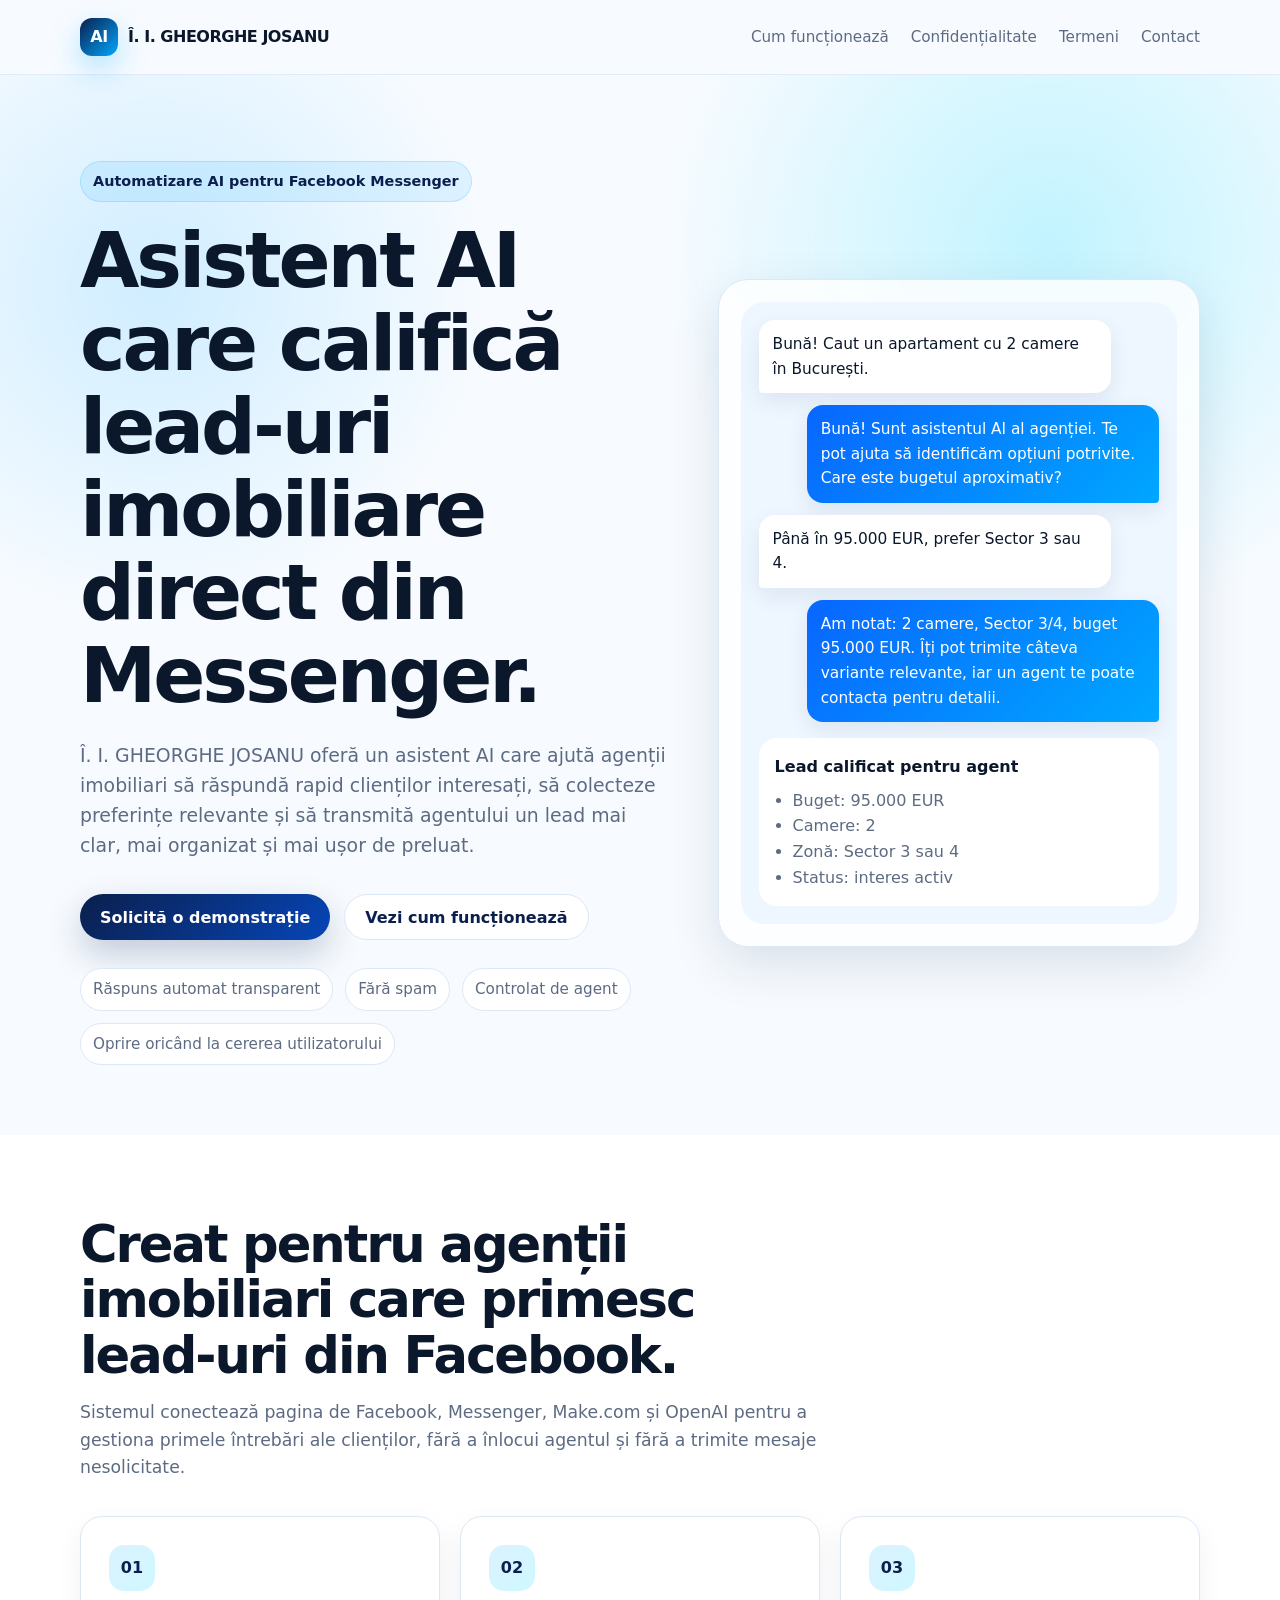
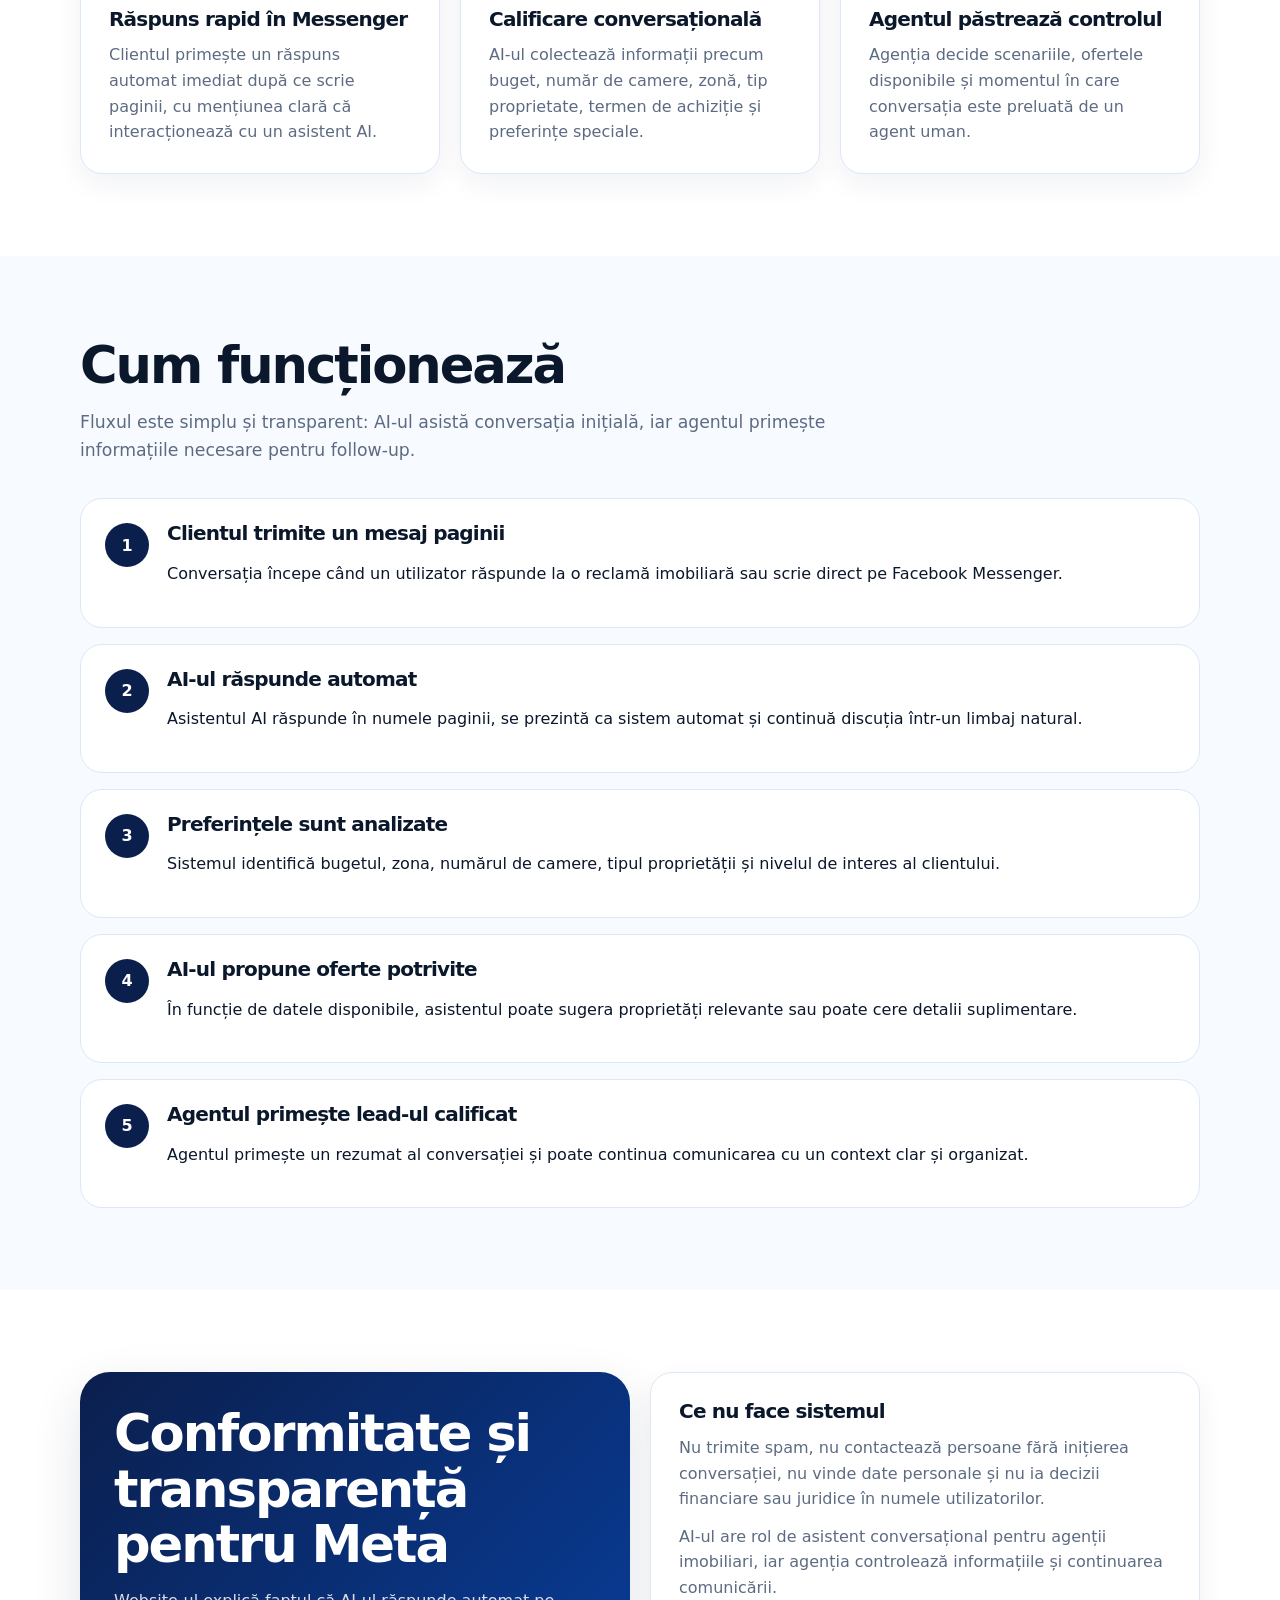
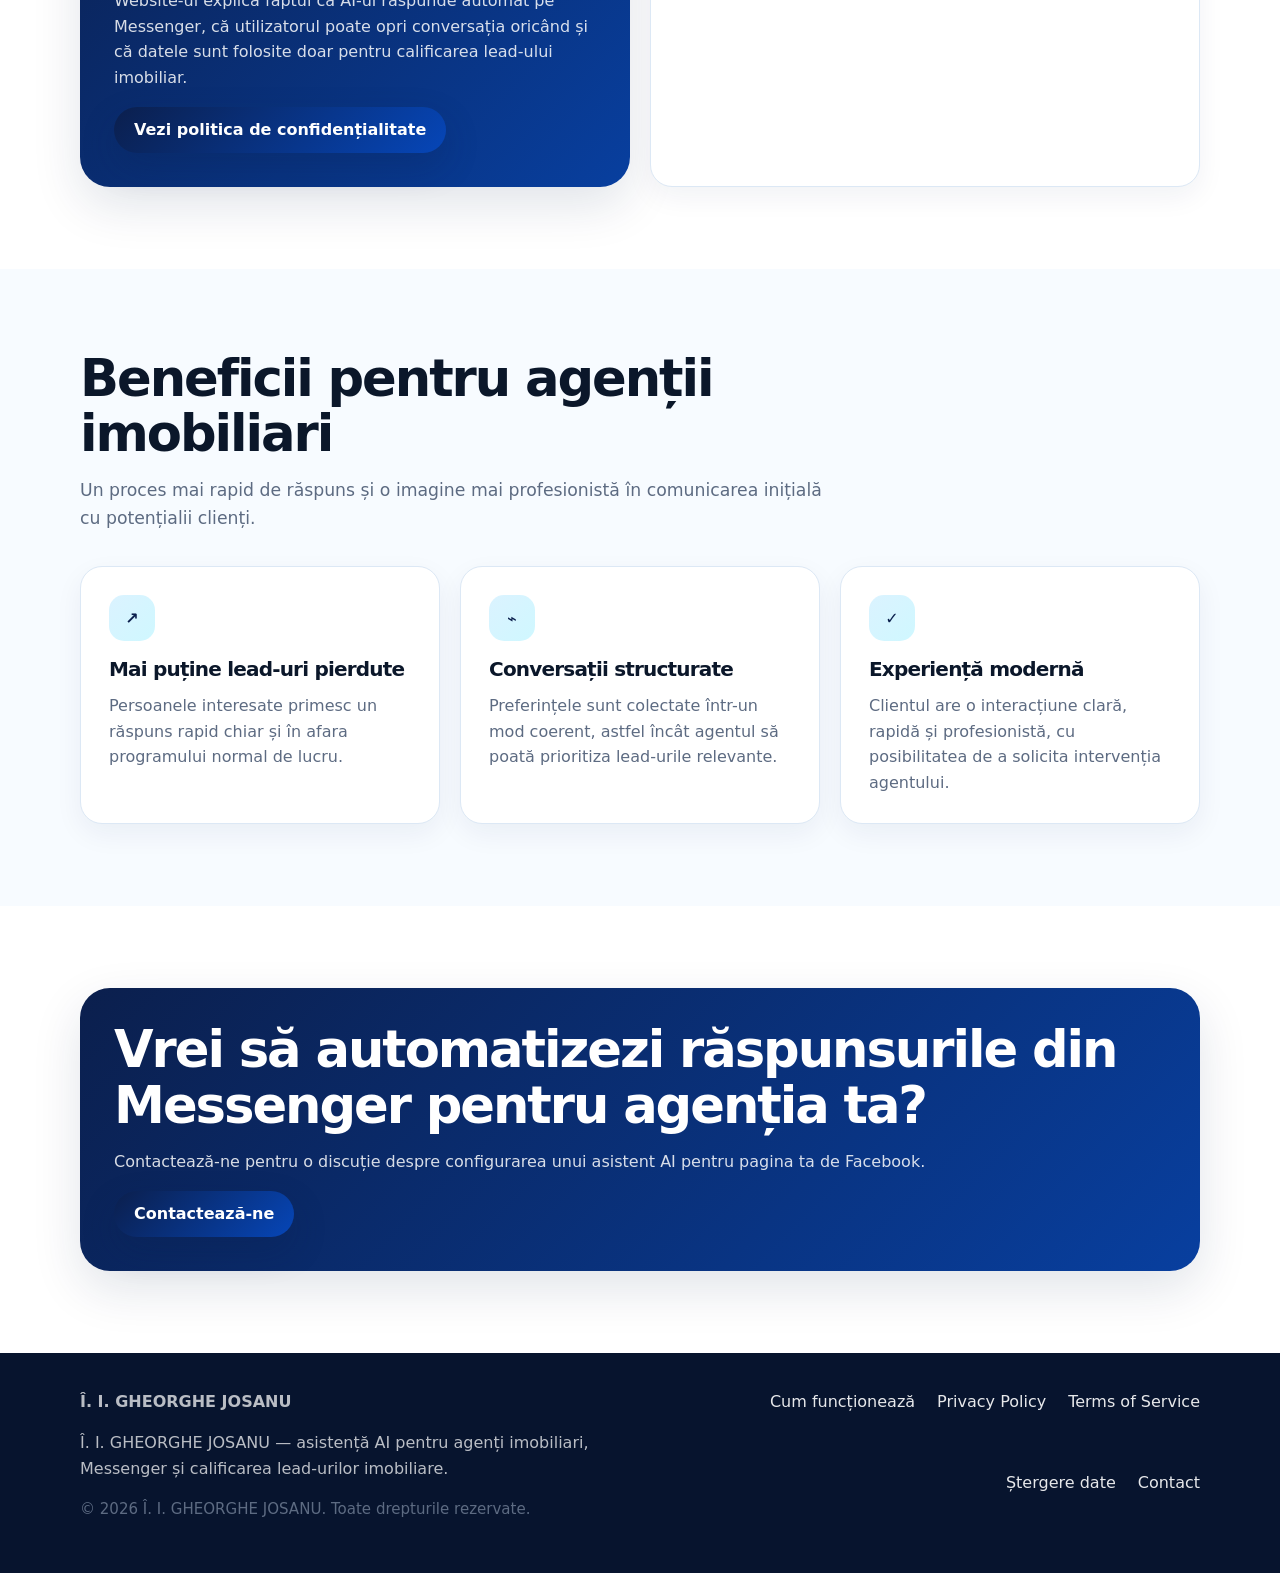
<file: index.html>
<!doctype html>
<html lang="ro">
<head>
  <meta charset="utf-8">
  <meta name="viewport" content="width=device-width, initial-scale=1">
  <meta name="facebook-domain-verification" content="a3mso8wbus963dfagtq3f18q6d07sb">
  <title>Î. I. GHEORGHE JOSANU | Asistent AI pentru Messenger</title>
  <meta name="description" content="Î. I. GHEORGHE JOSANU — platformă AI pentru agenți imobiliari: răspuns automat pe Facebook Messenger, calificare lead-uri, colectare preferințe și recomandări relevante.">
  <meta name="robots" content="index, follow">
  <meta property="og:title" content="Î. I. GHEORGHE JOSANU">
  <meta property="og:description" content="Î. I. GHEORGHE JOSANU — asistent AI pentru agenți imobiliari care răspunde automat pe Messenger și califică lead-uri în mod transparent.">
  <meta property="og:type" content="website">
  <link rel="canonical" href="https://exemplu.ro/">
  <link rel="stylesheet" href="style.css">
</head>
<body>
  <header class="topbar">
    <div class="container nav">
      <a class="brand" href="index.html" aria-label="Î. I. GHEORGHE JOSANU">
        <span class="brand-mark">AI</span>
        <span>Î. I. GHEORGHE JOSANU</span>
      </a>
      <nav class="nav-links" aria-label="Navigare principală">
        <a href="how-it-works.html">Cum funcționează</a>
        <a href="privacy-policy.html">Confidențialitate</a>
        <a href="terms.html">Termeni</a>
        <a href="contact.html">Contact</a>
      </nav>
    </div>
  </header>

  <main>
    <section class="hero">
      <div class="container hero-grid">
        <div>
          <span class="eyebrow">Automatizare AI pentru Facebook Messenger</span>
          <h1>Asistent AI care califică lead-uri imobiliare direct din Messenger.</h1>
          <p class="lead">Î. I. GHEORGHE JOSANU oferă un asistent AI care ajută agenții imobiliari să răspundă rapid clienților interesați, să colecteze preferințe relevante și să transmită agentului un lead mai clar, mai organizat și mai ușor de preluat.</p>
          <div class="hero-actions">
            <a class="button" href="contact.html">Solicită o demonstrație</a>
            <a class="button secondary" href="how-it-works.html">Vezi cum funcționează</a>
          </div>
          <div class="trust-row" aria-label="Principii de utilizare">
            <span>Răspuns automat transparent</span>
            <span>Fără spam</span>
            <span>Controlat de agent</span>
            <span>Oprire oricând la cererea utilizatorului</span>
          </div>
        </div>

        <aside class="messenger-card" aria-label="Exemplu conversație Messenger">
          <div class="chat-window">
            <div class="bubble">Bună! Caut un apartament cu 2 camere în București.</div>
            <div class="bubble ai">Bună! Sunt asistentul AI al agenției. Te pot ajuta să identificăm opțiuni potrivite. Care este bugetul aproximativ?</div>
            <div class="bubble">Până în 95.000 EUR, prefer Sector 3 sau 4.</div>
            <div class="bubble ai">Am notat: 2 camere, Sector 3/4, buget 95.000 EUR. Îți pot trimite câteva variante relevante, iar un agent te poate contacta pentru detalii.</div>
            <div class="mini-panel">
              <strong>Lead calificat pentru agent</strong>
              <ul>
                <li>Buget: 95.000 EUR</li>
                <li>Camere: 2</li>
                <li>Zonă: Sector 3 sau 4</li>
                <li>Status: interes activ</li>
              </ul>
            </div>
          </div>
        </aside>
      </div>
    </section>

    <section class="section white">
      <div class="container">
        <div class="section-header">
          <h2>Creat pentru agenții imobiliari care primesc lead-uri din Facebook.</h2>
          <p>Sistemul conectează pagina de Facebook, Messenger, Make.com și OpenAI pentru a gestiona primele întrebări ale clienților, fără a înlocui agentul și fără a trimite mesaje nesolicitate.</p>
        </div>
        <div class="grid-3">
          <article class="card">
            <div class="icon">01</div>
            <h3>Răspuns rapid în Messenger</h3>
            <p>Clientul primește un răspuns automat imediat după ce scrie paginii, cu mențiunea clară că interacționează cu un asistent AI.</p>
          </article>
          <article class="card">
            <div class="icon">02</div>
            <h3>Calificare conversațională</h3>
            <p>AI-ul colectează informații precum buget, număr de camere, zonă, tip proprietate, termen de achiziție și preferințe speciale.</p>
          </article>
          <article class="card">
            <div class="icon">03</div>
            <h3>Agentul păstrează controlul</h3>
            <p>Agenția decide scenariile, ofertele disponibile și momentul în care conversația este preluată de un agent uman.</p>
          </article>
        </div>
      </div>
    </section>

    <section class="section">
      <div class="container">
        <div class="section-header">
          <h2>Cum funcționează</h2>
          <p>Fluxul este simplu și transparent: AI-ul asistă conversația inițială, iar agentul primește informațiile necesare pentru follow-up.</p>
        </div>
        <div class="steps">
          <article class="step">
            <div>
              <h3>Clientul trimite un mesaj paginii</h3>
              <p>Conversația începe când un utilizator răspunde la o reclamă imobiliară sau scrie direct pe Facebook Messenger.</p>
            </div>
          </article>
          <article class="step">
            <div>
              <h3>AI-ul răspunde automat</h3>
              <p>Asistentul AI răspunde în numele paginii, se prezintă ca sistem automat și continuă discuția într-un limbaj natural.</p>
            </div>
          </article>
          <article class="step">
            <div>
              <h3>Preferințele sunt analizate</h3>
              <p>Sistemul identifică bugetul, zona, numărul de camere, tipul proprietății și nivelul de interes al clientului.</p>
            </div>
          </article>
          <article class="step">
            <div>
              <h3>AI-ul propune oferte potrivite</h3>
              <p>În funcție de datele disponibile, asistentul poate sugera proprietăți relevante sau poate cere detalii suplimentare.</p>
            </div>
          </article>
          <article class="step">
            <div>
              <h3>Agentul primește lead-ul calificat</h3>
              <p>Agentul primește un rezumat al conversației și poate continua comunicarea cu un context clar și organizat.</p>
            </div>
          </article>
        </div>
      </div>
    </section>

    <section class="section white">
      <div class="container grid-2">
        <div class="highlight">
          <h2>Conformitate și transparență pentru Meta</h2>
          <p>Website-ul explică faptul că AI-ul răspunde automat pe Messenger, că utilizatorul poate opri conversația oricând și că datele sunt folosite doar pentru calificarea lead-ului imobiliar.</p>
          <a class="button" href="privacy-policy.html">Vezi politica de confidențialitate</a>
        </div>
        <div class="card">
          <h3>Ce nu face sistemul</h3>
          <p>Nu trimite spam, nu contactează persoane fără inițierea conversației, nu vinde date personale și nu ia decizii financiare sau juridice în numele utilizatorilor.</p>
          <p>AI-ul are rol de asistent conversațional pentru agenții imobiliari, iar agenția controlează informațiile și continuarea comunicării.</p>
        </div>
      </div>
    </section>

    <section class="section">
      <div class="container">
        <div class="section-header">
          <h2>Beneficii pentru agenții imobiliari</h2>
          <p>Un proces mai rapid de răspuns și o imagine mai profesionistă în comunicarea inițială cu potențialii clienți.</p>
        </div>
        <div class="grid-3">
          <article class="card">
            <div class="icon">↗</div>
            <h3>Mai puține lead-uri pierdute</h3>
            <p>Persoanele interesate primesc un răspuns rapid chiar și în afara programului normal de lucru.</p>
          </article>
          <article class="card">
            <div class="icon">⌁</div>
            <h3>Conversații structurate</h3>
            <p>Preferințele sunt colectate într-un mod coerent, astfel încât agentul să poată prioritiza lead-urile relevante.</p>
          </article>
          <article class="card">
            <div class="icon">✓</div>
            <h3>Experiență modernă</h3>
            <p>Clientul are o interacțiune clară, rapidă și profesionistă, cu posibilitatea de a solicita intervenția agentului.</p>
          </article>
        </div>
      </div>
    </section>

    <section class="section white">
      <div class="container highlight">
        <h2>Vrei să automatizezi răspunsurile din Messenger pentru agenția ta?</h2>
        <p>Contactează-ne pentru o discuție despre configurarea unui asistent AI pentru pagina ta de Facebook.</p>
        <a class="button" href="contact.html">Contactează-ne</a>
      </div>
    </section>
  </main>

  <footer class="footer">
    <div class="container footer-grid">
      <div>
        <strong>Î. I. GHEORGHE JOSANU</strong>
        <p>Î. I. GHEORGHE JOSANU — asistență AI pentru agenți imobiliari, Messenger și calificarea lead-urilor imobiliare.</p>
        <p class="small">© 2026 Î. I. GHEORGHE JOSANU. Toate drepturile rezervate.</p>
      </div>
      <nav class="footer-links" aria-label="Linkuri footer">
        <a href="how-it-works.html">Cum funcționează</a>
        <a href="privacy-policy.html">Privacy Policy</a>
        <a href="terms.html">Terms of Service</a>
        <a href="data-deletion.html">Ștergere date</a>
        <a href="contact.html">Contact</a>
      </nav>
    </div>
  </footer>
</body>
</html>
</file>
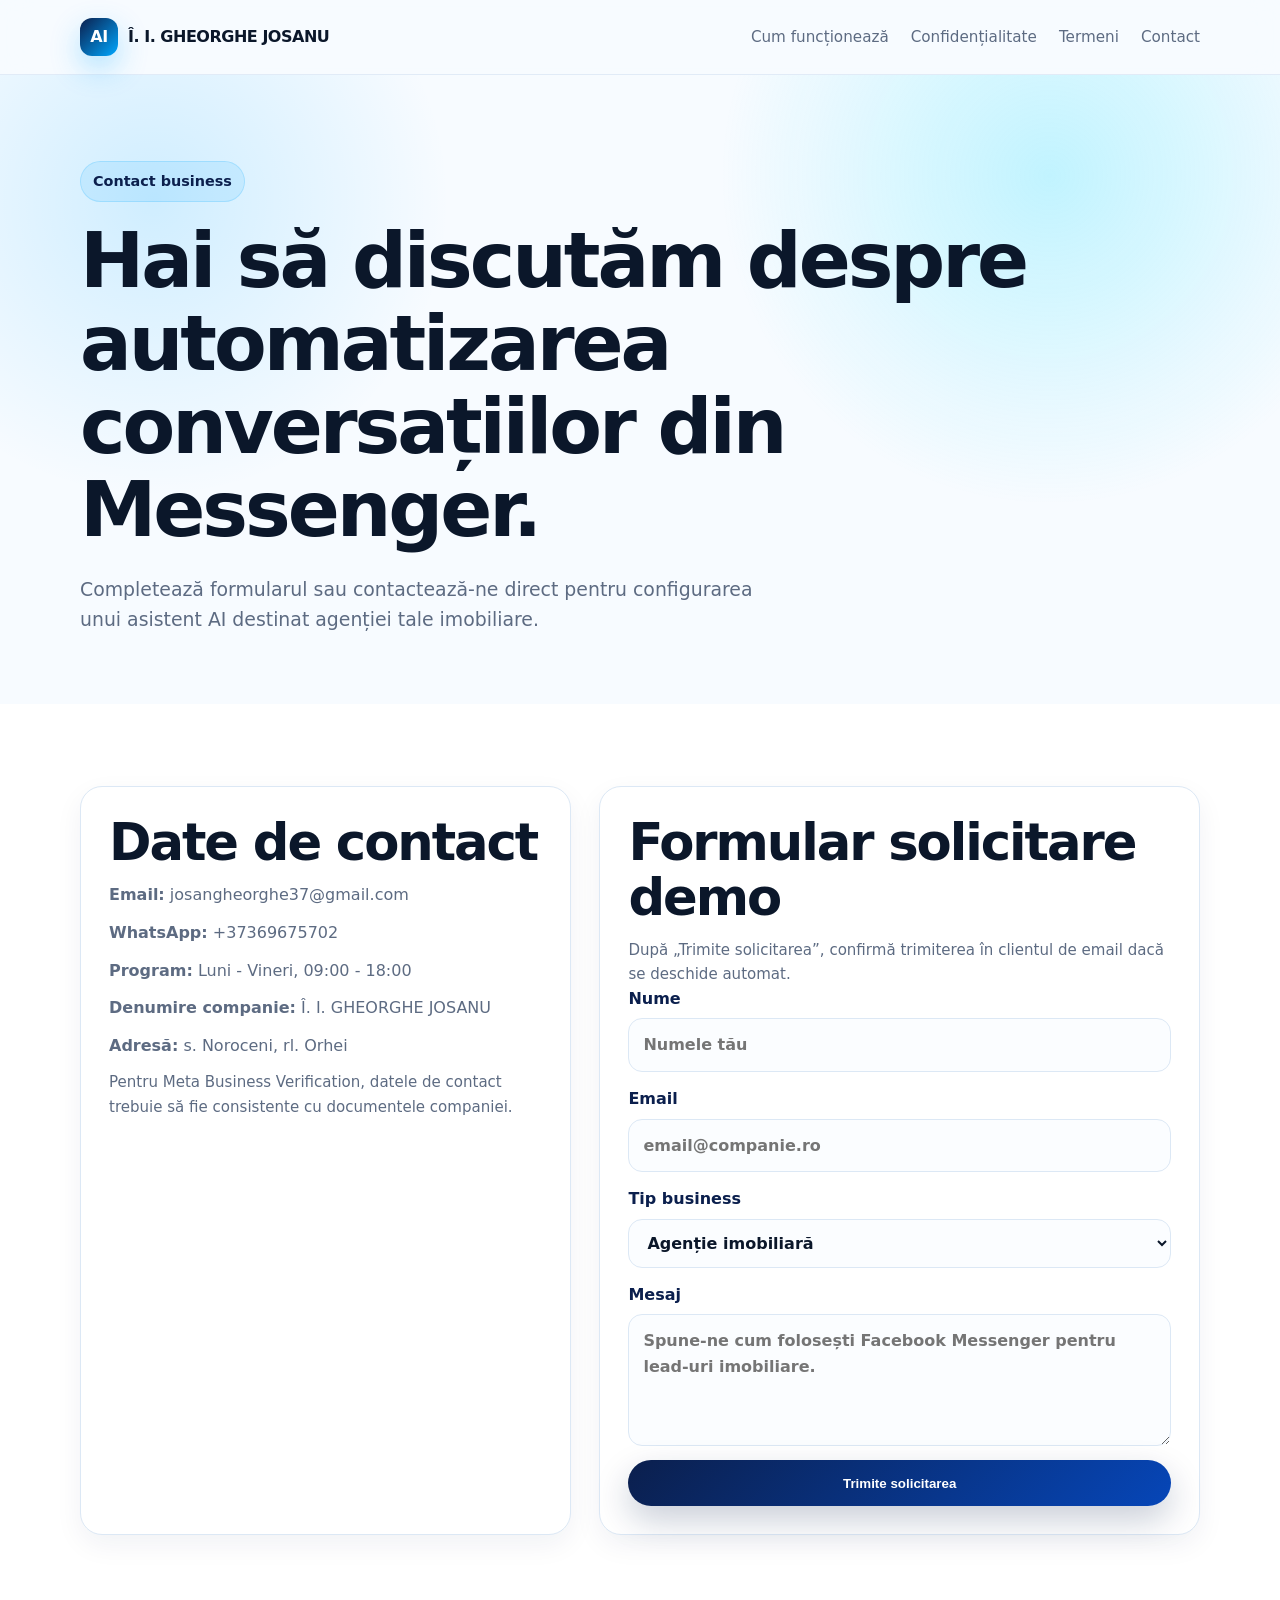
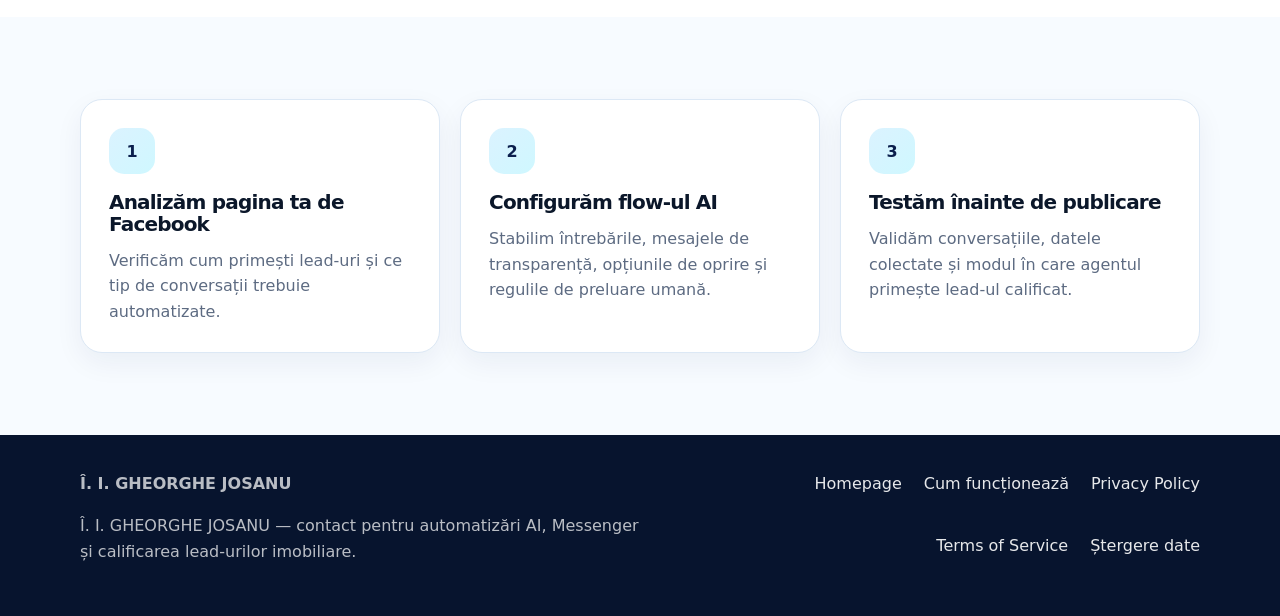
<file: contact.html>
<!doctype html>
<html lang="ro">
<head>
  <meta charset="utf-8">
  <meta name="viewport" content="width=device-width, initial-scale=1">
  <meta name="facebook-domain-verification" content="a3mso8wbus963dfagtq3f18q6d07sb">
  <title>Contact | Î. I. GHEORGHE JOSANU</title>
  <meta name="description" content="Contact Î. I. GHEORGHE JOSANU pentru agenții care doresc asistent AI pe Facebook Messenger.">
  <link rel="canonical" href="https://exemplu.ro/contact.html">
  <link rel="stylesheet" href="style.css">
</head>
<body>
  <header class="topbar">
    <div class="container nav">
      <a class="brand" href="index.html"><span class="brand-mark">AI</span><span>Î. I. GHEORGHE JOSANU</span></a>
      <nav class="nav-links" aria-label="Navigare principală">
        <a href="how-it-works.html">Cum funcționează</a>
        <a href="privacy-policy.html">Confidențialitate</a>
        <a href="terms.html">Termeni</a>
        <a href="contact.html">Contact</a>
      </nav>
    </div>
  </header>

  <main>
    <section class="hero">
      <div class="container">
        <span class="eyebrow">Contact business</span>
        <h1>Hai să discutăm despre automatizarea conversațiilor din Messenger.</h1>
        <p class="lead">Completează formularul sau contactează-ne direct pentru configurarea unui asistent AI destinat agenției tale imobiliare.</p>
      </div>
    </section>

    <section class="section white">
      <div class="container contact-card">
        <aside class="card">
          <h2>Date de contact</h2>
          <p><strong>Email:</strong> <a href="mailto:josangheorghe37@gmail.com">josangheorghe37@gmail.com</a></p>
          <p><strong>WhatsApp:</strong> <a href="https://wa.me/37369675702">+37369675702</a></p>
          <p><strong>Program:</strong> Luni - Vineri, 09:00 - 18:00</p>
          <p><strong>Denumire companie:</strong> Î. I. GHEORGHE JOSANU</p>
          <p><strong>Adresă:</strong> s. Noroceni, rl. Orhei</p>
          <p class="small">Pentru Meta Business Verification, datele de contact trebuie să fie consistente cu documentele companiei.</p>
        </aside>

        <section class="card">
          <h2>Formular solicitare demo</h2>
          <p class="small">După „Trimite solicitarea”, confirmă trimiterea în clientul de email dacă se deschide automat.</p>

          <div id="form-success" class="form-success" role="status" aria-live="polite" hidden>
            <div class="form-success-inner">
              <span class="form-success-icon" aria-hidden="true"></span>
              <div>
                <h3 tabindex="-1">Mesaj trimis cu succes</h3>
                <p>Mulțumim! Datele tale au fost pregătite pentru contact. Dacă tocmai ți s-a deschis aplicația de email, apasă „Trimite” acolo pentru a finaliza.</p>
              </div>
            </div>
          </div>

          <form id="contact-form" class="form" action="#" method="get" novalidate>
            <label>
              Nume
              <input type="text" name="nume" placeholder="Numele tău" required autocomplete="name">
            </label>
            <label>
              Email
              <input type="email" name="email" placeholder="email@companie.ro" required autocomplete="email">
            </label>
            <label>
              Tip business
              <select name="tip-business">
                <option>Agenție imobiliară</option>
                <option>Agent imobiliar independent</option>
                <option>Dezvoltator imobiliar</option>
                <option>Alt tip de business</option>
              </select>
            </label>
            <label>
              Mesaj
              <textarea name="mesaj" placeholder="Spune-ne cum folosești Facebook Messenger pentru lead-uri imobiliare."></textarea>
            </label>
            <button class="button" type="submit">Trimite solicitarea</button>
          </form>
        </section>
      </div>
    </section>

    <section class="section">
      <div class="container grid-3">
        <article class="card">
          <div class="icon">1</div>
          <h3>Analizăm pagina ta de Facebook</h3>
          <p>Verificăm cum primești lead-uri și ce tip de conversații trebuie automatizate.</p>
        </article>
        <article class="card">
          <div class="icon">2</div>
          <h3>Configurăm flow-ul AI</h3>
          <p>Stabilim întrebările, mesajele de transparență, opțiunile de oprire și regulile de preluare umană.</p>
        </article>
        <article class="card">
          <div class="icon">3</div>
          <h3>Testăm înainte de publicare</h3>
          <p>Validăm conversațiile, datele colectate și modul în care agentul primește lead-ul calificat.</p>
        </article>
      </div>
    </section>
  </main>

  <footer class="footer">
    <div class="container footer-grid">
      <div>
        <strong>Î. I. GHEORGHE JOSANU</strong>
        <p>Î. I. GHEORGHE JOSANU — contact pentru automatizări AI, Messenger și calificarea lead-urilor imobiliare.</p>
      </div>
      <nav class="footer-links" aria-label="Linkuri footer">
        <a href="index.html">Homepage</a>
        <a href="how-it-works.html">Cum funcționează</a>
        <a href="privacy-policy.html">Privacy Policy</a>
        <a href="terms.html">Terms of Service</a>
        <a href="data-deletion.html">Ștergere date</a>
      </nav>
    </div>
  </footer>

  <script>
    (function () {
      var form = document.getElementById("contact-form");
      var successBox = document.getElementById("form-success");
      if (!form || !successBox) return;

      form.addEventListener("submit", function (e) {
        e.preventDefault();
        if (!form.checkValidity()) {
          form.reportValidity();
          return;
        }

        var submitBtn = form.querySelector('button[type="submit"]');
        if (submitBtn) submitBtn.disabled = true;

        successBox.hidden = false;
        successBox.classList.add("is-visible");
        successBox.scrollIntoView({ behavior: "smooth", block: "nearest" });

        var title = successBox.querySelector("h3");
        if (title) {
          title.focus({ preventScroll: true });
        }

        var fd = new FormData(form);
        var name = String(fd.get("nume") || "").trim();
        var email = String(fd.get("email") || "").trim();
        var tip = String(fd.get("tip-business") || "");
        var mesaj = String(fd.get("mesaj") || "");

        var subject = "Solicitare demo — " + name;
        var body =
          "Nume: " + name + "\n" +
          "Email: " + email + "\n" +
          "Tip business: " + tip + "\n\n" +
          "Mesaj:\n" + mesaj;

        var mailto =
          "mailto:josangheorghe37@gmail.com?subject=" +
          encodeURIComponent(subject) +
          "&body=" +
          encodeURIComponent(body);

        window.setTimeout(function () {
          window.location.href = mailto;
        }, 450);

        window.setTimeout(function () {
          if (submitBtn) submitBtn.disabled = false;
        }, 3000);
      });
    })();
  </script>
</body>
</html>
</file>
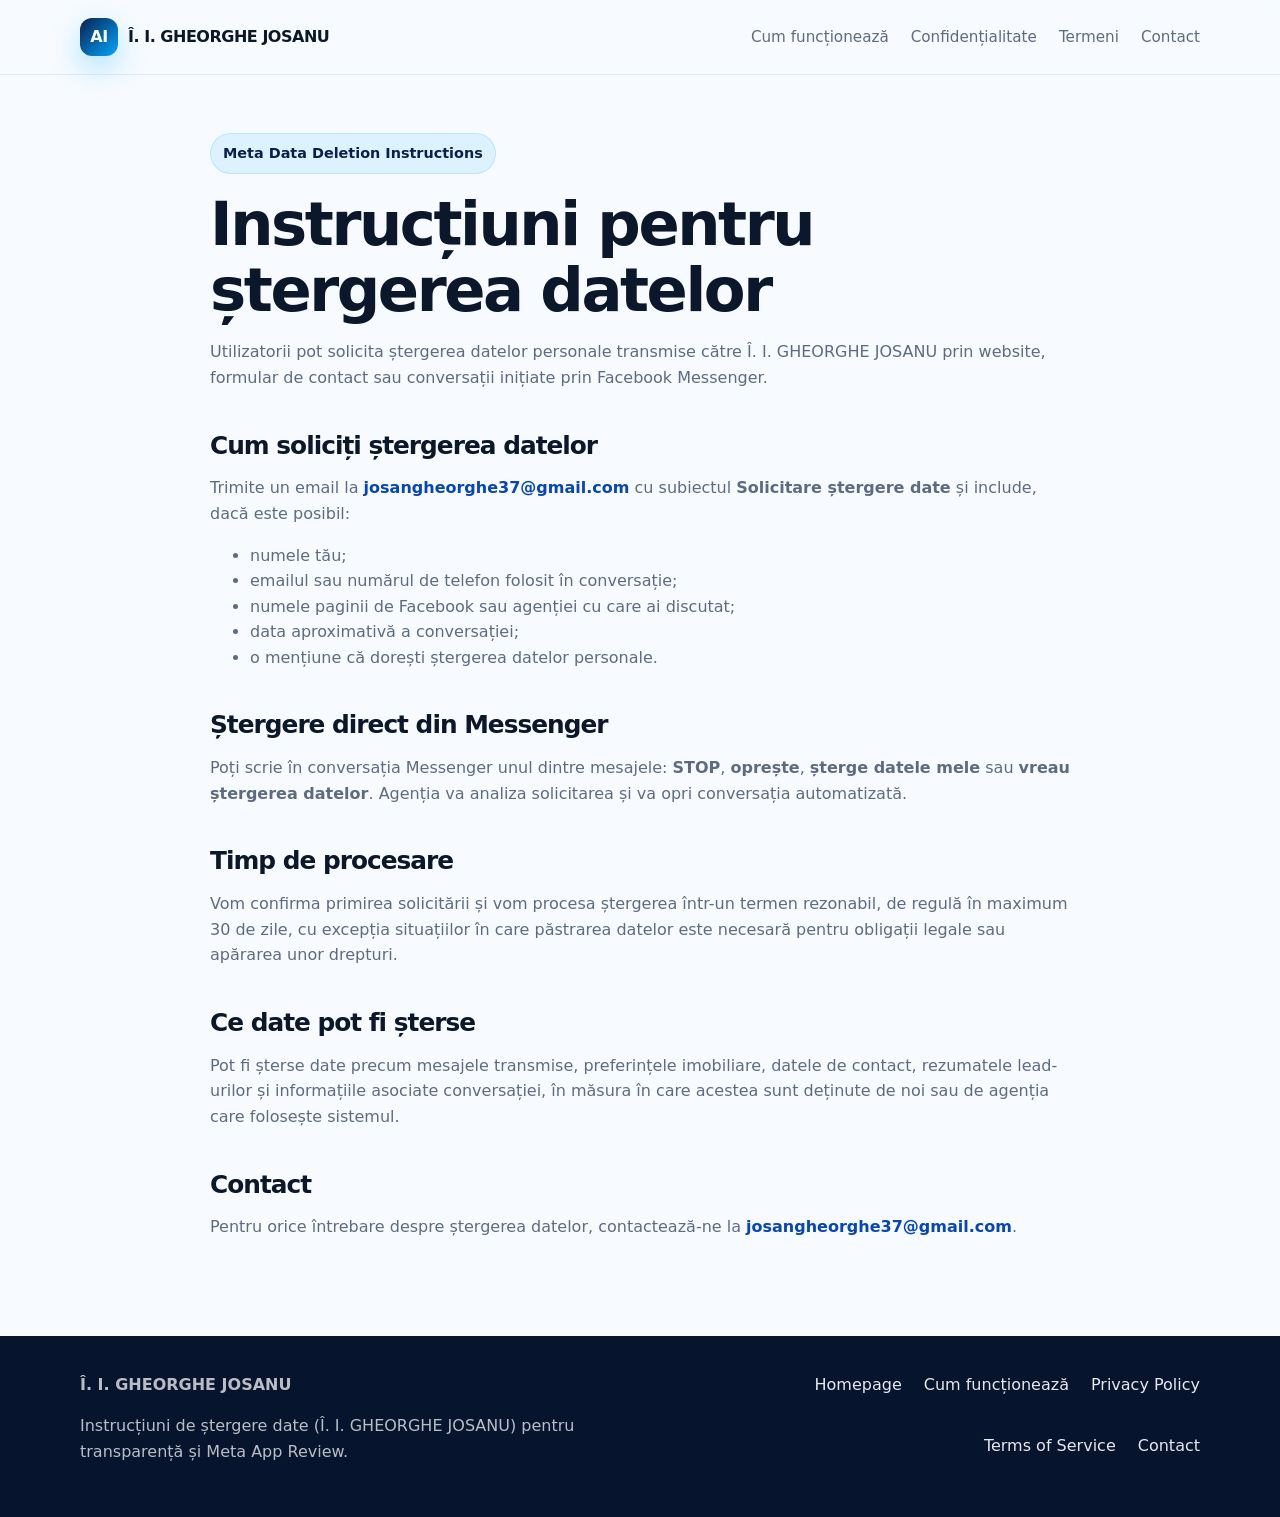
<file: data-deletion.html>
<!doctype html>
<html lang="ro">
<head>
  <meta charset="utf-8">
  <meta name="viewport" content="width=device-width, initial-scale=1">
  <meta name="facebook-domain-verification" content="a3mso8wbus963dfagtq3f18q6d07sb">
  <title>Instrucțiuni ștergere date | Î. I. GHEORGHE JOSANU</title>
  <meta name="description" content="Î. I. GHEORGHE JOSANU — instrucțiuni pentru ștergerea datelor trimise prin Messenger sau formularul de contact.">
  <link rel="canonical" href="https://exemplu.ro/data-deletion.html">
  <link rel="stylesheet" href="style.css">
</head>
<body>
  <header class="topbar">
    <div class="container nav">
      <a class="brand" href="index.html"><span class="brand-mark">AI</span><span>Î. I. GHEORGHE JOSANU</span></a>
      <nav class="nav-links" aria-label="Navigare principală">
        <a href="how-it-works.html">Cum funcționează</a>
        <a href="privacy-policy.html">Confidențialitate</a>
        <a href="terms.html">Termeni</a>
        <a href="contact.html">Contact</a>
      </nav>
    </div>
  </header>

  <main class="container policy">
    <span class="eyebrow">Meta Data Deletion Instructions</span>
    <h1>Instrucțiuni pentru ștergerea datelor</h1>
    <p>Utilizatorii pot solicita ștergerea datelor personale transmise către Î. I. GHEORGHE JOSANU prin website, formular de contact sau conversații inițiate prin Facebook Messenger.</p>

    <h2>Cum soliciți ștergerea datelor</h2>
    <p>Trimite un email la <a href="mailto:josangheorghe37@gmail.com">josangheorghe37@gmail.com</a> cu subiectul <strong>Solicitare ștergere date</strong> și include, dacă este posibil:</p>
    <ul>
      <li>numele tău;</li>
      <li>emailul sau numărul de telefon folosit în conversație;</li>
      <li>numele paginii de Facebook sau agenției cu care ai discutat;</li>
      <li>data aproximativă a conversației;</li>
      <li>o mențiune că dorești ștergerea datelor personale.</li>
    </ul>

    <h2>Ștergere direct din Messenger</h2>
    <p>Poți scrie în conversația Messenger unul dintre mesajele: <strong>STOP</strong>, <strong>oprește</strong>, <strong>șterge datele mele</strong> sau <strong>vreau ștergerea datelor</strong>. Agenția va analiza solicitarea și va opri conversația automatizată.</p>

    <h2>Timp de procesare</h2>
    <p>Vom confirma primirea solicitării și vom procesa ștergerea într-un termen rezonabil, de regulă în maximum 30 de zile, cu excepția situațiilor în care păstrarea datelor este necesară pentru obligații legale sau apărarea unor drepturi.</p>

    <h2>Ce date pot fi șterse</h2>
    <p>Pot fi șterse date precum mesajele transmise, preferințele imobiliare, datele de contact, rezumatele lead-urilor și informațiile asociate conversației, în măsura în care acestea sunt deținute de noi sau de agenția care folosește sistemul.</p>

    <h2>Contact</h2>
    <p>Pentru orice întrebare despre ștergerea datelor, contactează-ne la <a href="mailto:josangheorghe37@gmail.com">josangheorghe37@gmail.com</a>.</p>
  </main>

  <footer class="footer">
    <div class="container footer-grid">
      <div>
        <strong>Î. I. GHEORGHE JOSANU</strong>
        <p>Instrucțiuni de ștergere date (Î. I. GHEORGHE JOSANU) pentru transparență și Meta App Review.</p>
      </div>
      <nav class="footer-links" aria-label="Linkuri footer">
        <a href="index.html">Homepage</a>
        <a href="how-it-works.html">Cum funcționează</a>
        <a href="privacy-policy.html">Privacy Policy</a>
        <a href="terms.html">Terms of Service</a>
        <a href="contact.html">Contact</a>
      </nav>
    </div>
  </footer>
</body>
</html>
</file>
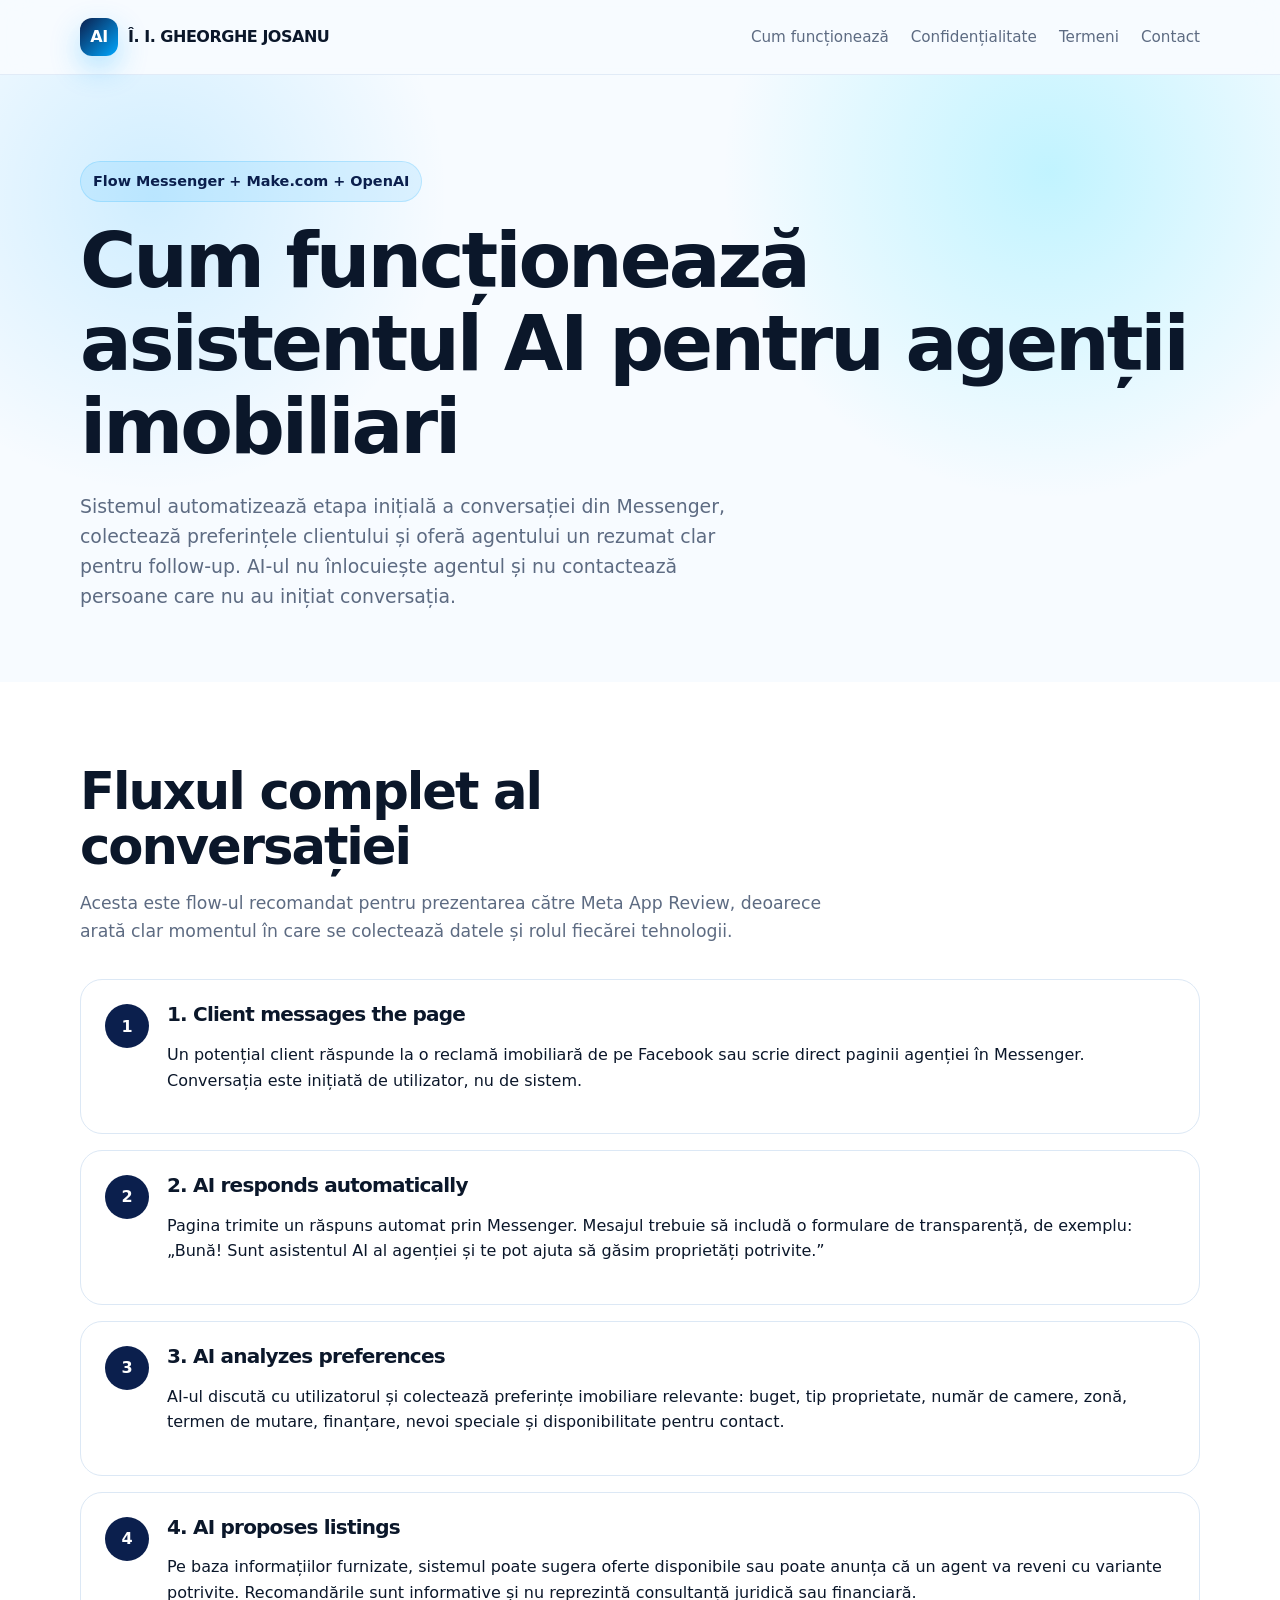
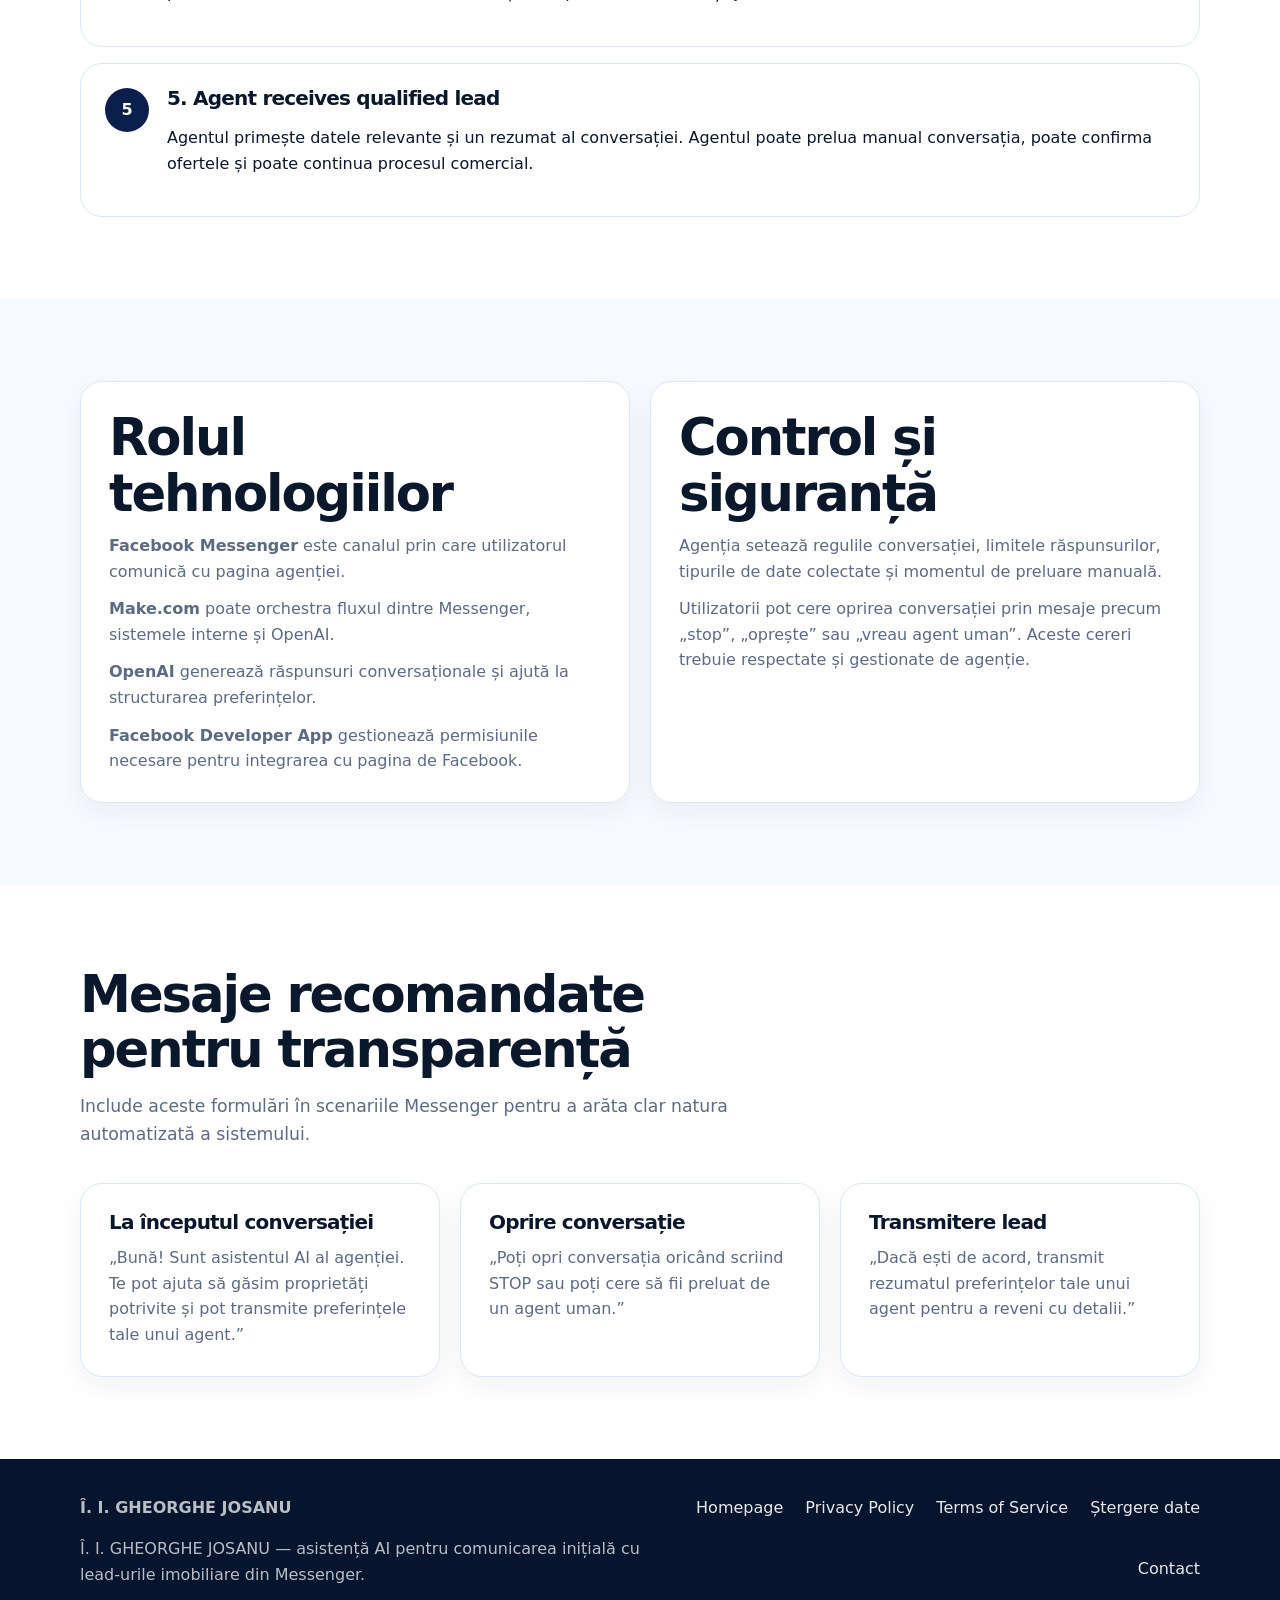
<file: how-it-works.html>
<!doctype html>
<html lang="ro">
<head>
  <meta charset="utf-8">
  <meta name="viewport" content="width=device-width, initial-scale=1">
  <meta name="facebook-domain-verification" content="a3mso8wbus963dfagtq3f18q6d07sb">
  <title>Cum funcționează | Î. I. GHEORGHE JOSANU</title>
  <meta name="description" content="Î. I. GHEORGHE JOSANU — fluxul complet al asistentului AI pentru Messenger: clientul scrie paginii, AI-ul răspunde, analizează preferințe, propune oferte și trimite lead-ul agentului.">
  <link rel="canonical" href="https://exemplu.ro/how-it-works.html">
  <link rel="stylesheet" href="style.css">
</head>
<body>
  <header class="topbar">
    <div class="container nav">
      <a class="brand" href="index.html"><span class="brand-mark">AI</span><span>Î. I. GHEORGHE JOSANU</span></a>
      <nav class="nav-links" aria-label="Navigare principală">
        <a href="how-it-works.html">Cum funcționează</a>
        <a href="privacy-policy.html">Confidențialitate</a>
        <a href="terms.html">Termeni</a>
        <a href="contact.html">Contact</a>
      </nav>
    </div>
  </header>

  <main>
    <section class="hero">
      <div class="container">
        <span class="eyebrow">Flow Messenger + Make.com + OpenAI</span>
        <h1>Cum funcționează asistentul AI pentru agenții imobiliari</h1>
        <p class="lead">Sistemul automatizează etapa inițială a conversației din Messenger, colectează preferințele clientului și oferă agentului un rezumat clar pentru follow-up. AI-ul nu înlocuiește agentul și nu contactează persoane care nu au inițiat conversația.</p>
      </div>
    </section>

    <section class="section white">
      <div class="container">
        <div class="section-header">
          <h2>Fluxul complet al conversației</h2>
          <p>Acesta este flow-ul recomandat pentru prezentarea către Meta App Review, deoarece arată clar momentul în care se colectează datele și rolul fiecărei tehnologii.</p>
        </div>
        <div class="steps">
          <article class="step">
            <div>
              <h3>1. Client messages the page</h3>
              <p>Un potențial client răspunde la o reclamă imobiliară de pe Facebook sau scrie direct paginii agenției în Messenger. Conversația este inițiată de utilizator, nu de sistem.</p>
            </div>
          </article>
          <article class="step">
            <div>
              <h3>2. AI responds automatically</h3>
              <p>Pagina trimite un răspuns automat prin Messenger. Mesajul trebuie să includă o formulare de transparență, de exemplu: „Bună! Sunt asistentul AI al agenției și te pot ajuta să găsim proprietăți potrivite.”</p>
            </div>
          </article>
          <article class="step">
            <div>
              <h3>3. AI analyzes preferences</h3>
              <p>AI-ul discută cu utilizatorul și colectează preferințe imobiliare relevante: buget, tip proprietate, număr de camere, zonă, termen de mutare, finanțare, nevoi speciale și disponibilitate pentru contact.</p>
            </div>
          </article>
          <article class="step">
            <div>
              <h3>4. AI proposes listings</h3>
              <p>Pe baza informațiilor furnizate, sistemul poate sugera oferte disponibile sau poate anunța că un agent va reveni cu variante potrivite. Recomandările sunt informative și nu reprezintă consultanță juridică sau financiară.</p>
            </div>
          </article>
          <article class="step">
            <div>
              <h3>5. Agent receives qualified lead</h3>
              <p>Agentul primește datele relevante și un rezumat al conversației. Agentul poate prelua manual conversația, poate confirma ofertele și poate continua procesul comercial.</p>
            </div>
          </article>
        </div>
      </div>
    </section>

    <section class="section">
      <div class="container grid-2">
        <article class="card">
          <h2>Rolul tehnologiilor</h2>
          <p><strong>Facebook Messenger</strong> este canalul prin care utilizatorul comunică cu pagina agenției.</p>
          <p><strong>Make.com</strong> poate orchestra fluxul dintre Messenger, sistemele interne și OpenAI.</p>
          <p><strong>OpenAI</strong> generează răspunsuri conversaționale și ajută la structurarea preferințelor.</p>
          <p><strong>Facebook Developer App</strong> gestionează permisiunile necesare pentru integrarea cu pagina de Facebook.</p>
        </article>
        <article class="card">
          <h2>Control și siguranță</h2>
          <p>Agenția setează regulile conversației, limitele răspunsurilor, tipurile de date colectate și momentul de preluare manuală.</p>
          <p>Utilizatorii pot cere oprirea conversației prin mesaje precum „stop”, „oprește” sau „vreau agent uman”. Aceste cereri trebuie respectate și gestionate de agenție.</p>
        </article>
      </div>
    </section>

    <section class="section white">
      <div class="container">
        <div class="section-header">
          <h2>Mesaje recomandate pentru transparență</h2>
          <p>Include aceste formulări în scenariile Messenger pentru a arăta clar natura automatizată a sistemului.</p>
        </div>
        <div class="grid-3">
          <article class="card">
            <h3>La începutul conversației</h3>
            <p>„Bună! Sunt asistentul AI al agenției. Te pot ajuta să găsim proprietăți potrivite și pot transmite preferințele tale unui agent.”</p>
          </article>
          <article class="card">
            <h3>Oprire conversație</h3>
            <p>„Poți opri conversația oricând scriind STOP sau poți cere să fii preluat de un agent uman.”</p>
          </article>
          <article class="card">
            <h3>Transmitere lead</h3>
            <p>„Dacă ești de acord, transmit rezumatul preferințelor tale unui agent pentru a reveni cu detalii.”</p>
          </article>
        </div>
      </div>
    </section>
  </main>

  <footer class="footer">
    <div class="container footer-grid">
      <div>
        <strong>Î. I. GHEORGHE JOSANU</strong>
        <p>Î. I. GHEORGHE JOSANU — asistență AI pentru comunicarea inițială cu lead-urile imobiliare din Messenger.</p>
      </div>
      <nav class="footer-links" aria-label="Linkuri footer">
        <a href="index.html">Homepage</a>
        <a href="privacy-policy.html">Privacy Policy</a>
        <a href="terms.html">Terms of Service</a>
        <a href="data-deletion.html">Ștergere date</a>
        <a href="contact.html">Contact</a>
      </nav>
    </div>
  </footer>
</body>
</html>
</file>
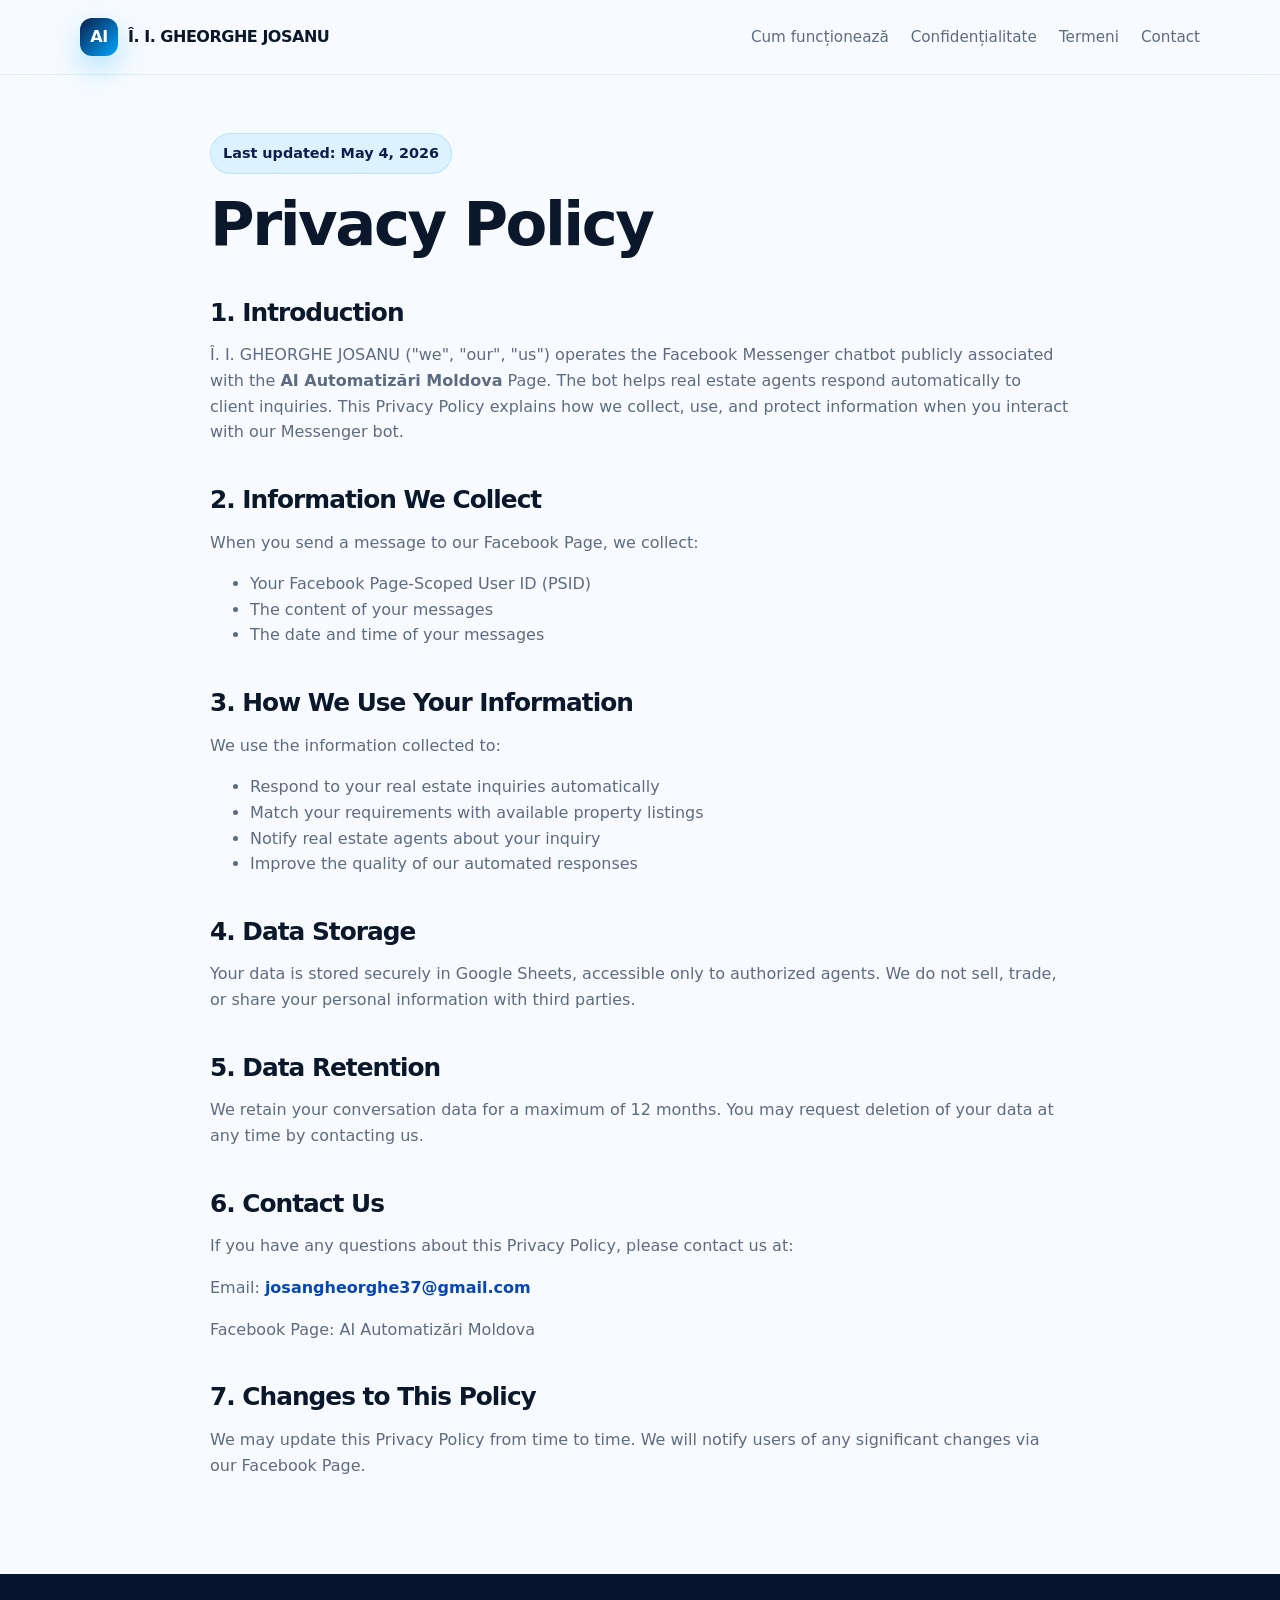
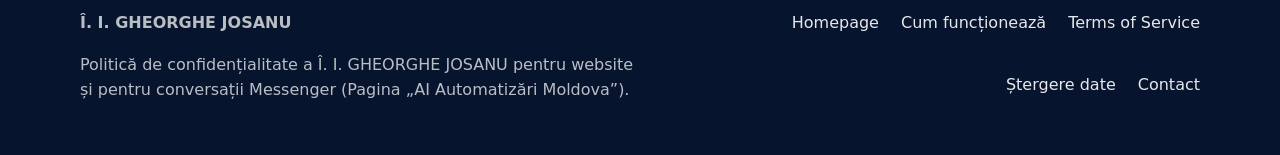
<file: privacy-policy.html>
<!doctype html>
<html lang="ro">
<head>
  <meta charset="utf-8">
  <meta name="viewport" content="width=device-width, initial-scale=1">
  <meta name="facebook-domain-verification" content="a3mso8wbus963dfagtq3f18q6d07sb">
  <title>Privacy Policy | Î. I. GHEORGHE JOSANU</title>
  <meta name="description" content="Politica de confidențialitate pentru Î. I. GHEORGHE JOSANU: ce date colectăm, cum le folosim, cum pot fi șterse și ce drepturi au utilizatorii.">
  <link rel="canonical" href="https://exemplu.ro/privacy-policy.html">
  <link rel="stylesheet" href="style.css">
</head>
<body>
  <header class="topbar">
    <div class="container nav">
      <a class="brand" href="index.html"><span class="brand-mark">AI</span><span>Î. I. GHEORGHE JOSANU</span></a>
      <nav class="nav-links" aria-label="Navigare principală">
        <a href="how-it-works.html">Cum funcționează</a>
        <a href="privacy-policy.html">Confidențialitate</a>
        <a href="terms.html">Termeni</a>
        <a href="contact.html">Contact</a>
      </nav>
    </div>
  </header>

  <main class="container policy">
    <span class="eyebrow">Last updated: May 4, 2026</span>
    <h1>Privacy Policy</h1>
    <h2>1. Introduction</h2>
    <p>Î. I. GHEORGHE JOSANU ("we", "our", "us") operates the Facebook Messenger chatbot publicly associated with the <strong>AI Automatizări Moldova</strong> Page. The bot helps real estate agents respond automatically to client inquiries. This Privacy Policy explains how we collect, use, and protect information when you interact with our Messenger bot.</p>

    <h2>2. Information We Collect</h2>
    <p>When you send a message to our Facebook Page, we collect:</p>
    <ul>
      <li>Your Facebook Page-Scoped User ID (PSID)</li>
      <li>The content of your messages</li>
      <li>The date and time of your messages</li>
    </ul>

    <h2>3. How We Use Your Information</h2>
    <p>We use the information collected to:</p>
    <ul>
      <li>Respond to your real estate inquiries automatically</li>
      <li>Match your requirements with available property listings</li>
      <li>Notify real estate agents about your inquiry</li>
      <li>Improve the quality of our automated responses</li>
    </ul>

    <h2>4. Data Storage</h2>
    <p>Your data is stored securely in Google Sheets, accessible only to authorized agents. We do not sell, trade, or share your personal information with third parties.</p>

    <h2>5. Data Retention</h2>
    <p>We retain your conversation data for a maximum of 12 months. You may request deletion of your data at any time by contacting us.</p>

    <h2>6. Contact Us</h2>
    <p>If you have any questions about this Privacy Policy, please contact us at:</p>
    <p>Email: <a href="mailto:josangheorghe37@gmail.com">josangheorghe37@gmail.com</a></p>
    <p>Facebook Page: AI Automatizări Moldova</p>

    <h2>7. Changes to This Policy</h2>
    <p>We may update this Privacy Policy from time to time. We will notify users of any significant changes via our Facebook Page.</p>
  </main>

  <footer class="footer">
    <div class="container footer-grid">
      <div>
        <strong>Î. I. GHEORGHE JOSANU</strong>
        <p>Politică de confidențialitate a Î. I. GHEORGHE JOSANU pentru website și pentru conversații Messenger (Pagina „AI Automatizări Moldova”).</p>
      </div>
      <nav class="footer-links" aria-label="Linkuri footer">
        <a href="index.html">Homepage</a>
        <a href="how-it-works.html">Cum funcționează</a>
        <a href="terms.html">Terms of Service</a>
        <a href="data-deletion.html">Ștergere date</a>
        <a href="contact.html">Contact</a>
      </nav>
    </div>
  </footer>
</body>
</html>
</file>
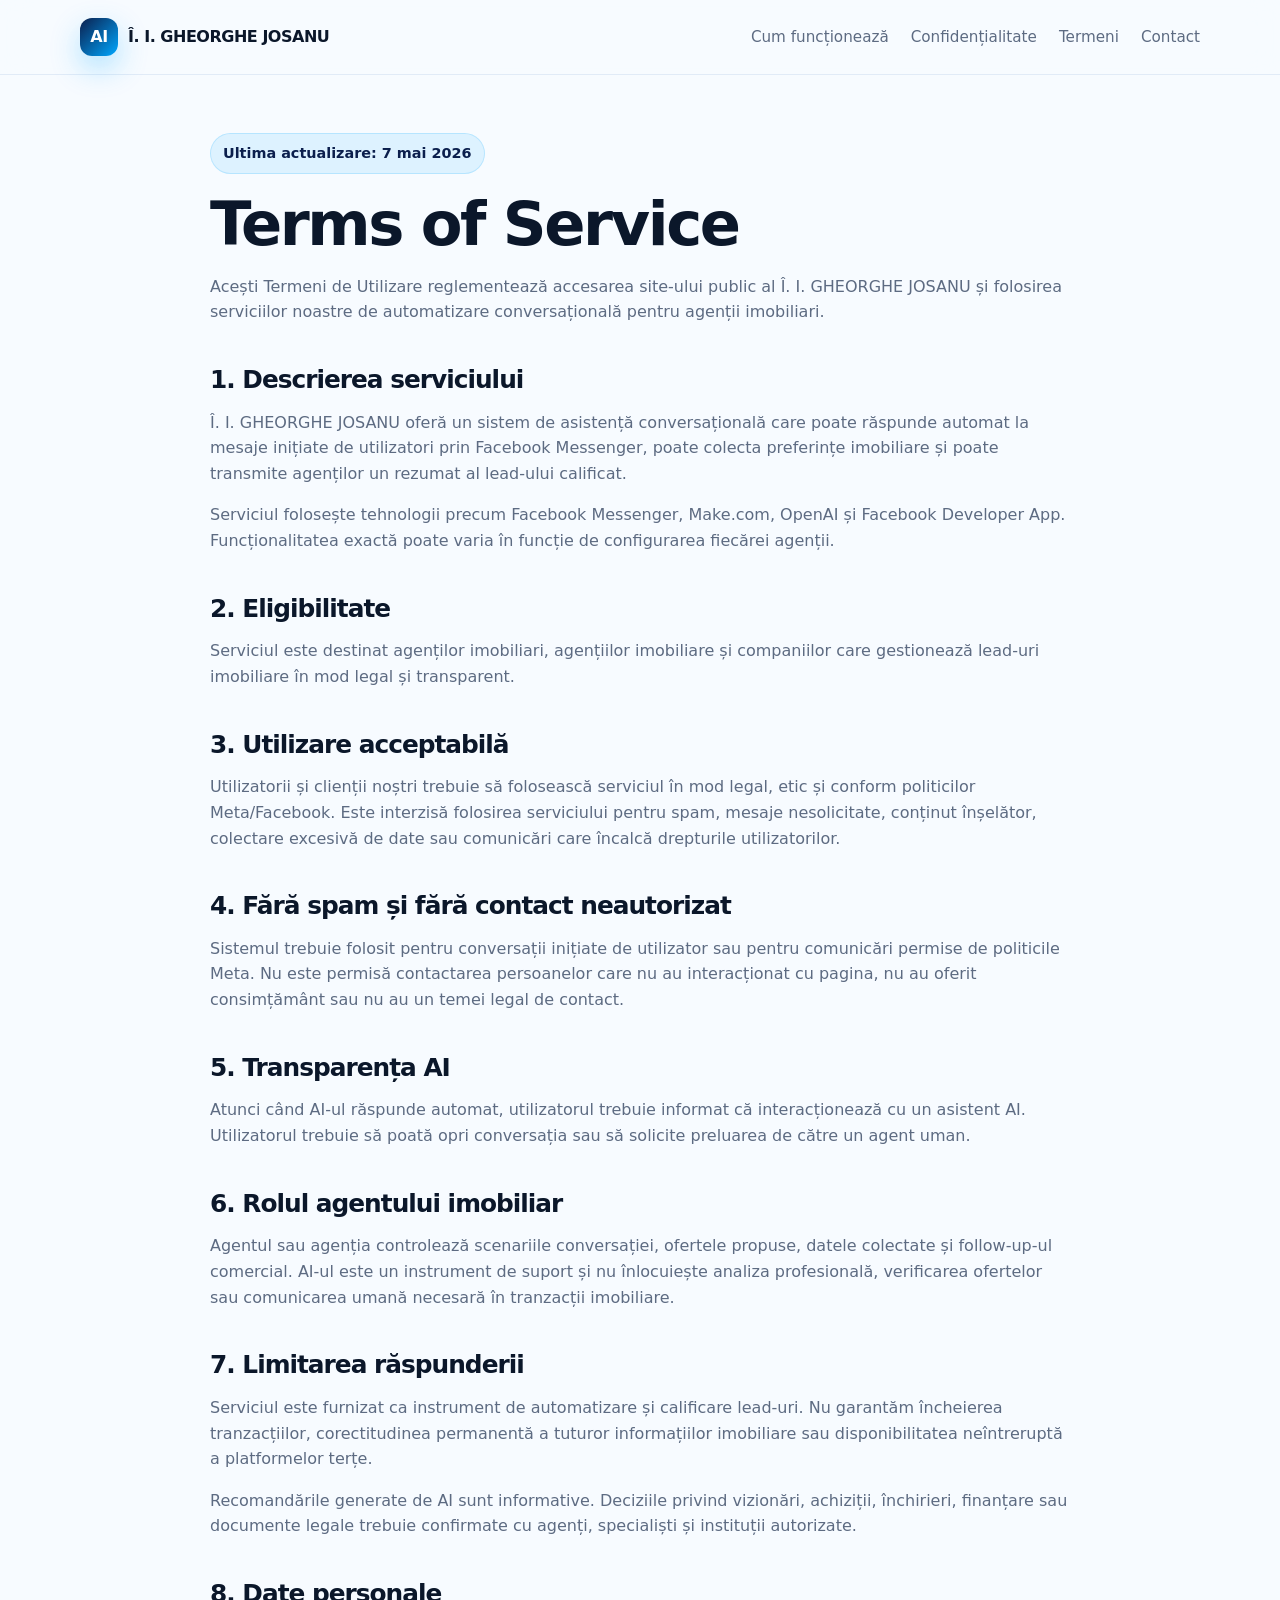
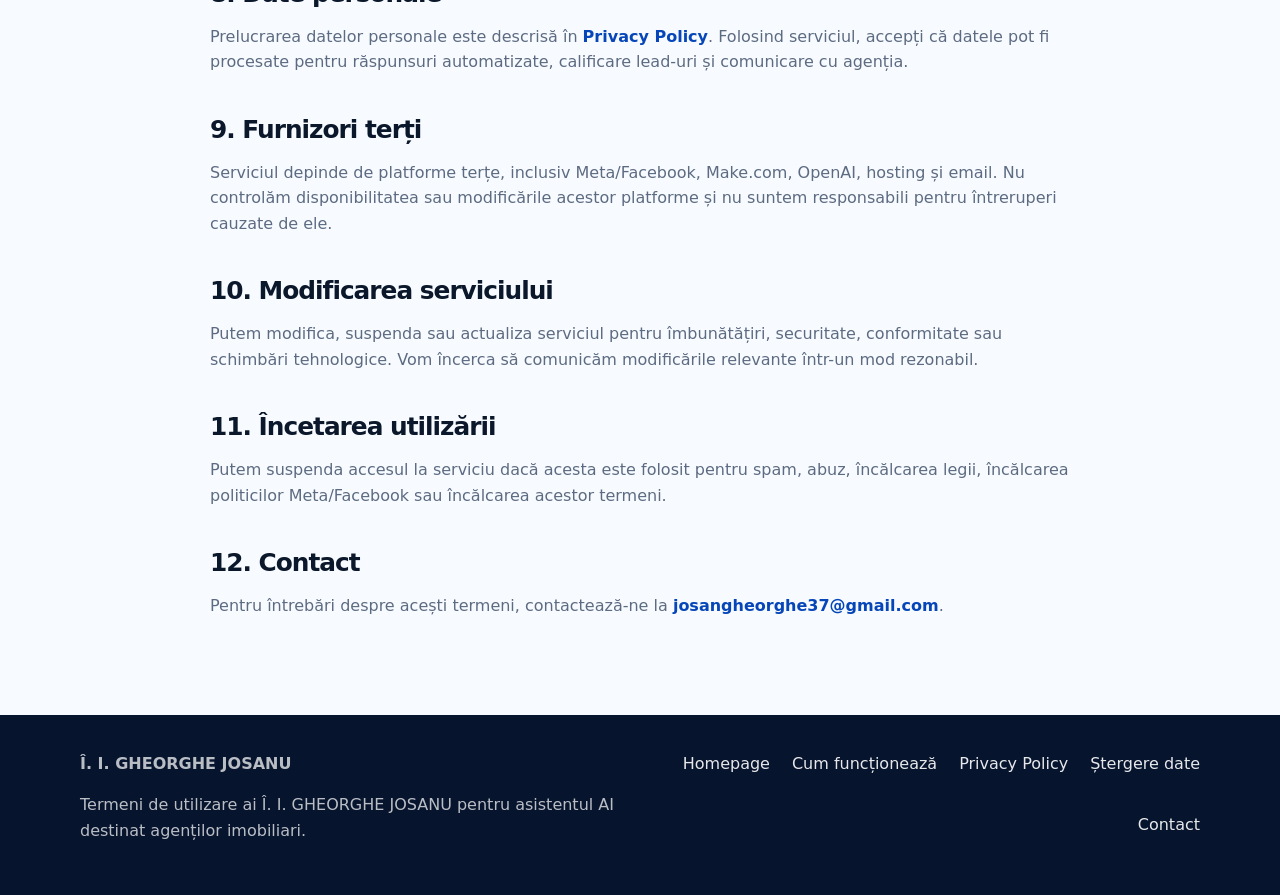
<file: terms.html>
<!doctype html>
<html lang="ro">
<head>
  <meta charset="utf-8">
  <meta name="viewport" content="width=device-width, initial-scale=1">
  <meta name="facebook-domain-verification" content="a3mso8wbus963dfagtq3f18q6d07sb">
  <title>Terms of Service | Î. I. GHEORGHE JOSANU</title>
  <meta name="description" content="Termenii de utilizare pentru serviciul Î. I. GHEORGHE JOSANU, asistent AI pentru Messenger și calificare lead-uri imobiliare.">
  <link rel="canonical" href="https://exemplu.ro/terms.html">
  <link rel="stylesheet" href="style.css">
</head>
<body>
  <header class="topbar">
    <div class="container nav">
      <a class="brand" href="index.html"><span class="brand-mark">AI</span><span>Î. I. GHEORGHE JOSANU</span></a>
      <nav class="nav-links" aria-label="Navigare principală">
        <a href="how-it-works.html">Cum funcționează</a>
        <a href="privacy-policy.html">Confidențialitate</a>
        <a href="terms.html">Termeni</a>
        <a href="contact.html">Contact</a>
      </nav>
    </div>
  </header>

  <main class="container policy">
    <span class="eyebrow">Ultima actualizare: 7 mai 2026</span>
    <h1>Terms of Service</h1>
    <p>Acești Termeni de Utilizare reglementează accesarea site-ului public al Î. I. GHEORGHE JOSANU și folosirea serviciilor noastre de automatizare conversațională pentru agenții imobiliari.</p>

    <h2>1. Descrierea serviciului</h2>
    <p>Î. I. GHEORGHE JOSANU oferă un sistem de asistență conversațională care poate răspunde automat la mesaje inițiate de utilizatori prin Facebook Messenger, poate colecta preferințe imobiliare și poate transmite agenților un rezumat al lead-ului calificat.</p>
    <p>Serviciul folosește tehnologii precum Facebook Messenger, Make.com, OpenAI și Facebook Developer App. Funcționalitatea exactă poate varia în funcție de configurarea fiecărei agenții.</p>

    <h2>2. Eligibilitate</h2>
    <p>Serviciul este destinat agenților imobiliari, agențiilor imobiliare și companiilor care gestionează lead-uri imobiliare în mod legal și transparent.</p>

    <h2>3. Utilizare acceptabilă</h2>
    <p>Utilizatorii și clienții noștri trebuie să folosească serviciul în mod legal, etic și conform politicilor Meta/Facebook. Este interzisă folosirea serviciului pentru spam, mesaje nesolicitate, conținut înșelător, colectare excesivă de date sau comunicări care încalcă drepturile utilizatorilor.</p>

    <h2>4. Fără spam și fără contact neautorizat</h2>
    <p>Sistemul trebuie folosit pentru conversații inițiate de utilizator sau pentru comunicări permise de politicile Meta. Nu este permisă contactarea persoanelor care nu au interacționat cu pagina, nu au oferit consimțământ sau nu au un temei legal de contact.</p>

    <h2>5. Transparența AI</h2>
    <p>Atunci când AI-ul răspunde automat, utilizatorul trebuie informat că interacționează cu un asistent AI. Utilizatorul trebuie să poată opri conversația sau să solicite preluarea de către un agent uman.</p>

    <h2>6. Rolul agentului imobiliar</h2>
    <p>Agentul sau agenția controlează scenariile conversației, ofertele propuse, datele colectate și follow-up-ul comercial. AI-ul este un instrument de suport și nu înlocuiește analiza profesională, verificarea ofertelor sau comunicarea umană necesară în tranzacții imobiliare.</p>

    <h2>7. Limitarea răspunderii</h2>
    <p>Serviciul este furnizat ca instrument de automatizare și calificare lead-uri. Nu garantăm încheierea tranzacțiilor, corectitudinea permanentă a tuturor informațiilor imobiliare sau disponibilitatea neîntreruptă a platformelor terțe.</p>
    <p>Recomandările generate de AI sunt informative. Deciziile privind vizionări, achiziții, închirieri, finanțare sau documente legale trebuie confirmate cu agenți, specialiști și instituții autorizate.</p>

    <h2>8. Date personale</h2>
    <p>Prelucrarea datelor personale este descrisă în <a href="privacy-policy.html">Privacy Policy</a>. Folosind serviciul, accepți că datele pot fi procesate pentru răspunsuri automatizate, calificare lead-uri și comunicare cu agenția.</p>

    <h2>9. Furnizori terți</h2>
    <p>Serviciul depinde de platforme terțe, inclusiv Meta/Facebook, Make.com, OpenAI, hosting și email. Nu controlăm disponibilitatea sau modificările acestor platforme și nu suntem responsabili pentru întreruperi cauzate de ele.</p>

    <h2>10. Modificarea serviciului</h2>
    <p>Putem modifica, suspenda sau actualiza serviciul pentru îmbunătățiri, securitate, conformitate sau schimbări tehnologice. Vom încerca să comunicăm modificările relevante într-un mod rezonabil.</p>

    <h2>11. Încetarea utilizării</h2>
    <p>Putem suspenda accesul la serviciu dacă acesta este folosit pentru spam, abuz, încălcarea legii, încălcarea politicilor Meta/Facebook sau încălcarea acestor termeni.</p>

    <h2>12. Contact</h2>
    <p>Pentru întrebări despre acești termeni, contactează-ne la <a href="mailto:josangheorghe37@gmail.com">josangheorghe37@gmail.com</a>.</p>
  </main>

  <footer class="footer">
    <div class="container footer-grid">
      <div>
        <strong>Î. I. GHEORGHE JOSANU</strong>
        <p>Termeni de utilizare ai Î. I. GHEORGHE JOSANU pentru asistentul AI destinat agenților imobiliari.</p>
      </div>
      <nav class="footer-links" aria-label="Linkuri footer">
        <a href="index.html">Homepage</a>
        <a href="how-it-works.html">Cum funcționează</a>
        <a href="privacy-policy.html">Privacy Policy</a>
        <a href="data-deletion.html">Ștergere date</a>
        <a href="contact.html">Contact</a>
      </nav>
    </div>
  </footer>
</body>
</html>
</file>
<file: style.css>
:root {
  --bg: #f7fbff;
  --surface: #ffffff;
  --ink: #0b172a;
  --muted: #5d6b82;
  --primary: #0b1f4d;
  --accent: #00a7ff;
  --accent-2: #36e0ff;
  --line: #dce8f5;
  --shadow: 0 18px 50px rgba(11, 31, 77, 0.12);
  --radius: 22px;
}

* {
  box-sizing: border-box;
}

html {
  scroll-behavior: smooth;
}

body {
  margin: 0;
  font-family: Inter, ui-sans-serif, system-ui, -apple-system, BlinkMacSystemFont, "Segoe UI", sans-serif;
  color: var(--ink);
  background: var(--bg);
  line-height: 1.6;
}

a {
  color: inherit;
  text-decoration: none;
}

.container {
  width: min(1120px, calc(100% - 40px));
  margin: 0 auto;
}

.topbar {
  position: sticky;
  top: 0;
  z-index: 20;
  background: rgba(247, 251, 255, 0.9);
  border-bottom: 1px solid rgba(220, 232, 245, 0.8);
  backdrop-filter: blur(16px);
}

.nav {
  display: flex;
  align-items: center;
  justify-content: space-between;
  gap: 24px;
  padding: 18px 0;
}

.brand {
  display: flex;
  align-items: center;
  gap: 10px;
  font-weight: 800;
  letter-spacing: -0.03em;
}

.brand > span:last-child {
  flex: 1;
  min-width: 0;
  line-height: 1.2;
}

.brand-mark {
  display: grid;
  place-items: center;
  width: 38px;
  height: 38px;
  color: white;
  background: linear-gradient(135deg, var(--primary), var(--accent));
  border-radius: 12px;
  box-shadow: 0 12px 30px rgba(0, 167, 255, 0.3);
}

.nav-links {
  display: flex;
  align-items: center;
  gap: 22px;
  color: var(--muted);
  font-size: 0.95rem;
}

.nav-links a:hover {
  color: var(--primary);
}

.button {
  display: inline-flex;
  align-items: center;
  justify-content: center;
  gap: 8px;
  min-height: 46px;
  padding: 0 20px;
  color: white;
  font-weight: 700;
  background: linear-gradient(135deg, var(--primary), #0646b8);
  border: 0;
  border-radius: 999px;
  box-shadow: 0 14px 34px rgba(11, 31, 77, 0.22);
  cursor: pointer;
}

.button:disabled {
  opacity: 0.55;
  cursor: not-allowed;
  box-shadow: none;
}

.button.secondary {
  color: var(--primary);
  background: white;
  border: 1px solid var(--line);
  box-shadow: none;
}

.hero {
  padding: 86px 0 70px;
  background:
    radial-gradient(circle at 82% 16%, rgba(54, 224, 255, 0.28), transparent 28%),
    radial-gradient(circle at 12% 20%, rgba(0, 167, 255, 0.16), transparent 24%);
}

.hero-grid {
  display: grid;
  grid-template-columns: 1.1fr 0.9fr;
  gap: 48px;
  align-items: center;
}

.eyebrow {
  display: inline-flex;
  align-items: center;
  gap: 8px;
  margin-bottom: 18px;
  padding: 8px 12px;
  color: var(--primary);
  font-size: 0.9rem;
  font-weight: 700;
  background: rgba(0, 167, 255, 0.1);
  border: 1px solid rgba(0, 167, 255, 0.18);
  border-radius: 999px;
}

h1,
h2,
h3 {
  margin: 0;
  color: var(--ink);
  letter-spacing: -0.04em;
  line-height: 1.08;
}

h1 {
  font-size: clamp(2.6rem, 6vw, 5.2rem);
}

h2 {
  font-size: clamp(2rem, 4vw, 3.3rem);
}

h3 {
  font-size: 1.25rem;
}

.lead {
  max-width: 680px;
  margin: 22px 0 0;
  color: var(--muted);
  font-size: 1.18rem;
}

.hero-actions {
  display: flex;
  flex-wrap: wrap;
  gap: 14px;
  margin-top: 34px;
}

.trust-row {
  display: flex;
  flex-wrap: wrap;
  gap: 12px;
  margin-top: 28px;
  color: var(--muted);
  font-size: 0.95rem;
}

.trust-row span {
  padding: 8px 12px;
  background: white;
  border: 1px solid var(--line);
  border-radius: 999px;
}

.messenger-card {
  padding: 22px;
  background: rgba(255, 255, 255, 0.82);
  border: 1px solid var(--line);
  border-radius: 30px;
  box-shadow: var(--shadow);
}

.chat-window {
  padding: 18px;
  background: #eef7ff;
  border-radius: 24px;
}

.bubble {
  width: fit-content;
  max-width: 88%;
  margin-bottom: 12px;
  padding: 12px 14px;
  font-size: 0.96rem;
  background: white;
  border-radius: 16px 16px 16px 4px;
  box-shadow: 0 8px 22px rgba(11, 31, 77, 0.08);
}

.bubble.ai {
  margin-left: auto;
  color: white;
  background: linear-gradient(135deg, #0866ff, var(--accent));
  border-radius: 16px 16px 4px 16px;
}

.mini-panel {
  margin-top: 16px;
  padding: 16px;
  background: white;
  border-radius: 18px;
}

.mini-panel strong {
  display: block;
  margin-bottom: 8px;
}

.mini-panel ul {
  margin: 0;
  padding-left: 18px;
  color: var(--muted);
}

.section {
  padding: 82px 0;
}

.section.white {
  background: white;
}

.section-header {
  max-width: 760px;
  margin-bottom: 34px;
}

.section-header p {
  margin: 16px 0 0;
  color: var(--muted);
  font-size: 1.08rem;
}

.grid-3,
.grid-2 {
  display: grid;
  gap: 20px;
}

.grid-3 {
  grid-template-columns: repeat(3, 1fr);
}

.grid-2 {
  grid-template-columns: repeat(2, 1fr);
}

.card {
  padding: 28px;
  background: var(--surface);
  border: 1px solid var(--line);
  border-radius: var(--radius);
  box-shadow: 0 10px 28px rgba(11, 31, 77, 0.06);
}

.card p {
  margin: 12px 0 0;
  color: var(--muted);
}

.icon {
  display: grid;
  place-items: center;
  width: 46px;
  height: 46px;
  margin-bottom: 18px;
  color: var(--primary);
  font-weight: 800;
  background: linear-gradient(135deg, rgba(0, 167, 255, 0.14), rgba(54, 224, 255, 0.24));
  border-radius: 15px;
}

.steps {
  display: grid;
  gap: 16px;
  counter-reset: step;
}

.step {
  display: grid;
  grid-template-columns: auto 1fr;
  gap: 18px;
  padding: 24px;
  background: white;
  border: 1px solid var(--line);
  border-radius: var(--radius);
}

.step::before {
  counter-increment: step;
  content: counter(step);
  display: grid;
  place-items: center;
  width: 44px;
  height: 44px;
  color: white;
  font-weight: 800;
  background: var(--primary);
  border-radius: 50%;
}

.highlight {
  padding: 34px;
  color: white;
  background: linear-gradient(135deg, var(--primary), #083f9f);
  border-radius: 30px;
  box-shadow: var(--shadow);
}

.highlight h2,
.highlight h3,
.highlight p {
  color: white;
}

.highlight p {
  opacity: 0.84;
}

.policy {
  max-width: 860px;
  padding: 58px 0 80px;
}

.policy h1 {
  font-size: clamp(2.1rem, 5vw, 3.8rem);
}

.policy h2 {
  margin-top: 42px;
  font-size: 1.55rem;
}

.policy p,
.policy li {
  color: var(--muted);
}

.policy a {
  color: #0646b8;
  font-weight: 700;
}

.contact-card {
  display: grid;
  grid-template-columns: 0.9fr 1.1fr;
  gap: 28px;
}

.form {
  display: grid;
  gap: 14px;
}

label {
  display: grid;
  gap: 7px;
  color: var(--primary);
  font-weight: 700;
}

input,
textarea,
select {
  width: 100%;
  padding: 13px 14px;
  color: var(--ink);
  font: inherit;
  background: #fbfdff;
  border: 1px solid var(--line);
  border-radius: 14px;
}

textarea {
  min-height: 132px;
  resize: vertical;
}

.footer {
  padding: 36px 0;
  color: rgba(255, 255, 255, 0.72);
  background: #07142e;
}

.footer-grid {
  display: grid;
  grid-template-columns: 1.1fr 1fr;
  gap: 32px;
}

.footer a {
  color: rgba(255, 255, 255, 0.9);
}

.footer-links {
  display: flex;
  flex-wrap: wrap;
  gap: 14px 22px;
  justify-content: flex-end;
}

.small {
  color: var(--muted);
  font-size: 0.94rem;
}

.form-success {
  margin-bottom: 20px;
  border-radius: var(--radius);
}

.form-success.is-visible {
  animation: formSuccessIn 0.45s ease-out;
}

@keyframes formSuccessIn {
  from {
    opacity: 0;
    transform: translateY(-8px);
  }

  to {
    opacity: 1;
    transform: translateY(0);
  }
}

.form-success-inner {
  display: flex;
  gap: 16px;
  align-items: flex-start;
  padding: 20px 22px;
  background: linear-gradient(135deg, rgba(0, 167, 255, 0.08), rgba(54, 224, 255, 0.14));
  border: 1px solid rgba(0, 167, 255, 0.38);
  border-radius: var(--radius);
  box-shadow: 0 12px 36px rgba(11, 31, 77, 0.08);
}

.form-success-icon {
  flex-shrink: 0;
  display: grid;
  place-items: center;
  width: 44px;
  height: 44px;
  color: white;
  font-weight: 800;
  font-size: 1.05rem;
  line-height: 1;
  background: linear-gradient(145deg, #059669, #10b981);
  border-radius: 50%;
  box-shadow: 0 8px 20px rgba(5, 150, 105, 0.35);
}

.form-success-icon::before {
  content: "✓";
}

.form-success h3 {
  margin: 0 0 6px;
  font-size: 1.15rem;
  color: var(--primary);
}

.form-success p {
  margin: 0;
  color: var(--muted);
  font-size: 0.98rem;
}

@media (max-width: 860px) {
  .hero-grid,
  .grid-3,
  .grid-2,
  .contact-card,
  .footer-grid {
    grid-template-columns: 1fr;
  }

  .nav {
    align-items: flex-start;
    flex-direction: column;
  }

  .nav-links,
  .footer-links {
    justify-content: flex-start;
  }

  .section {
    padding: 60px 0;
  }
}
</file>
